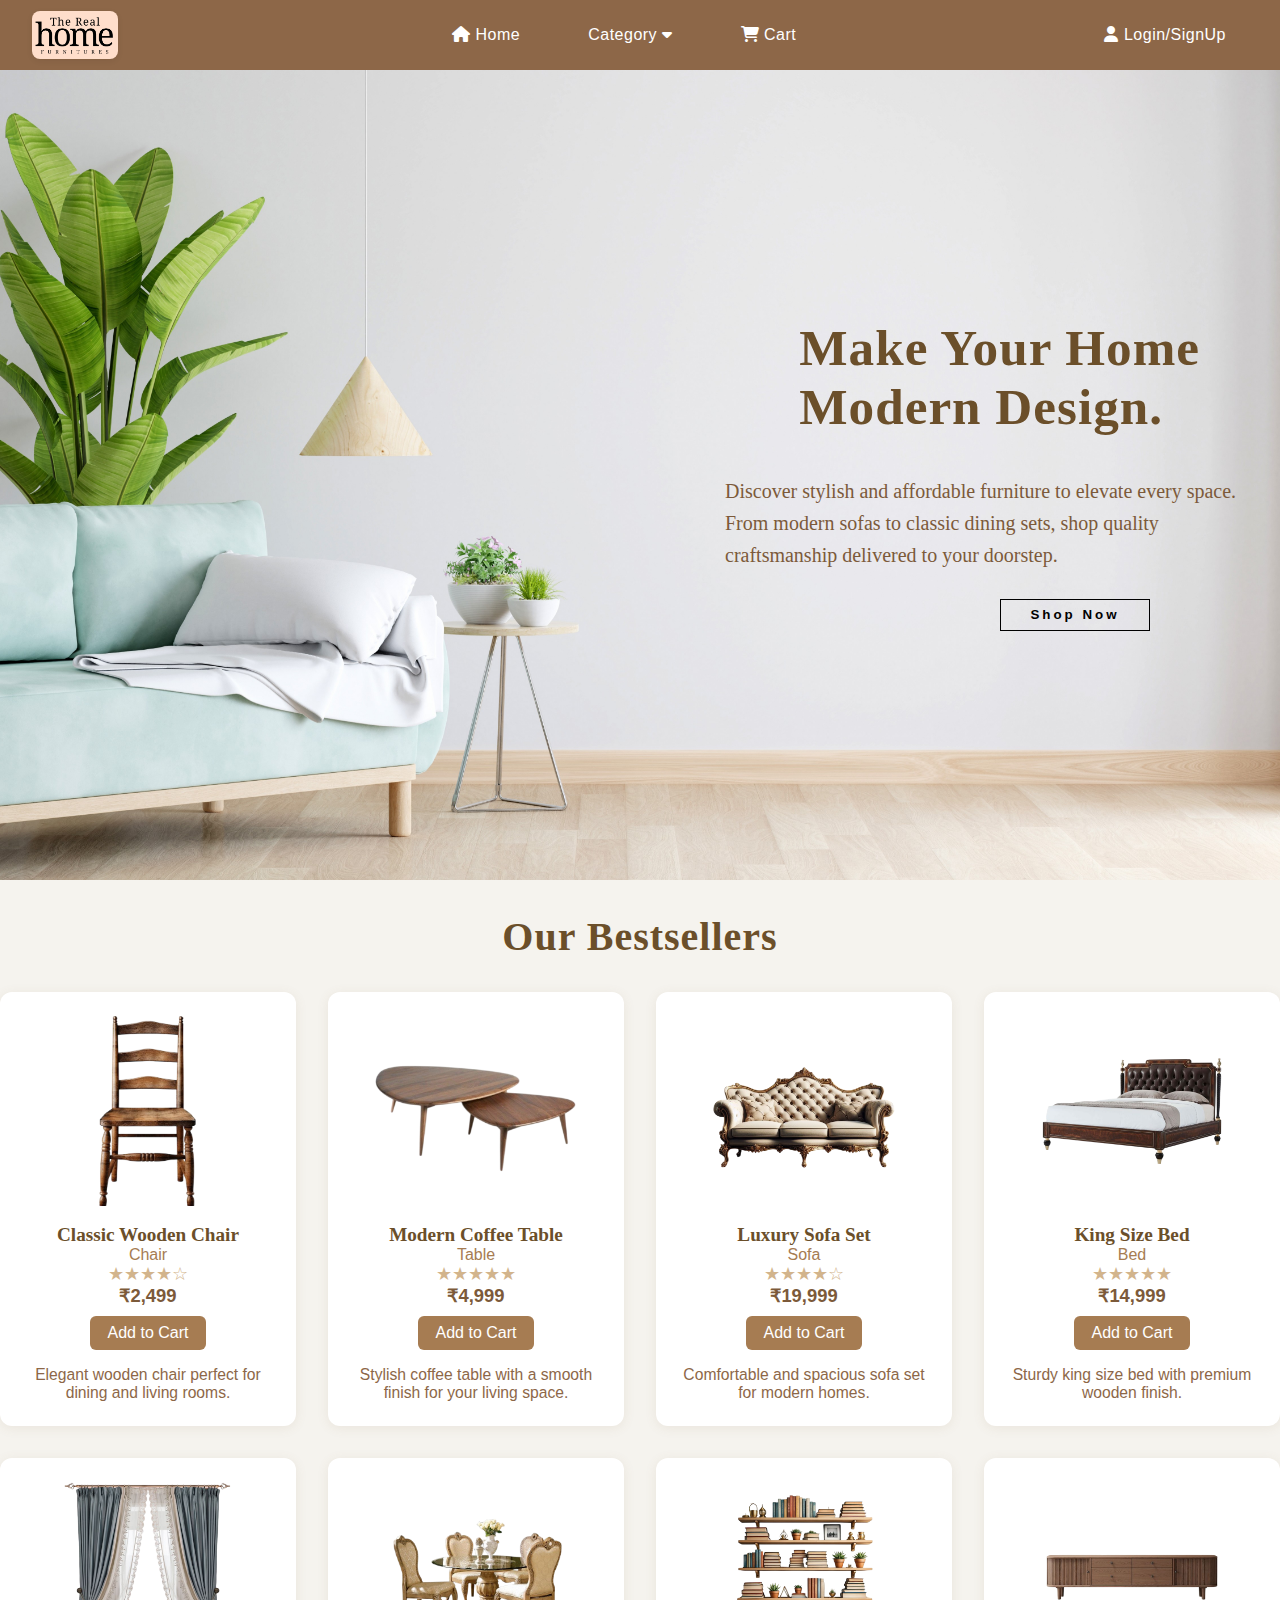
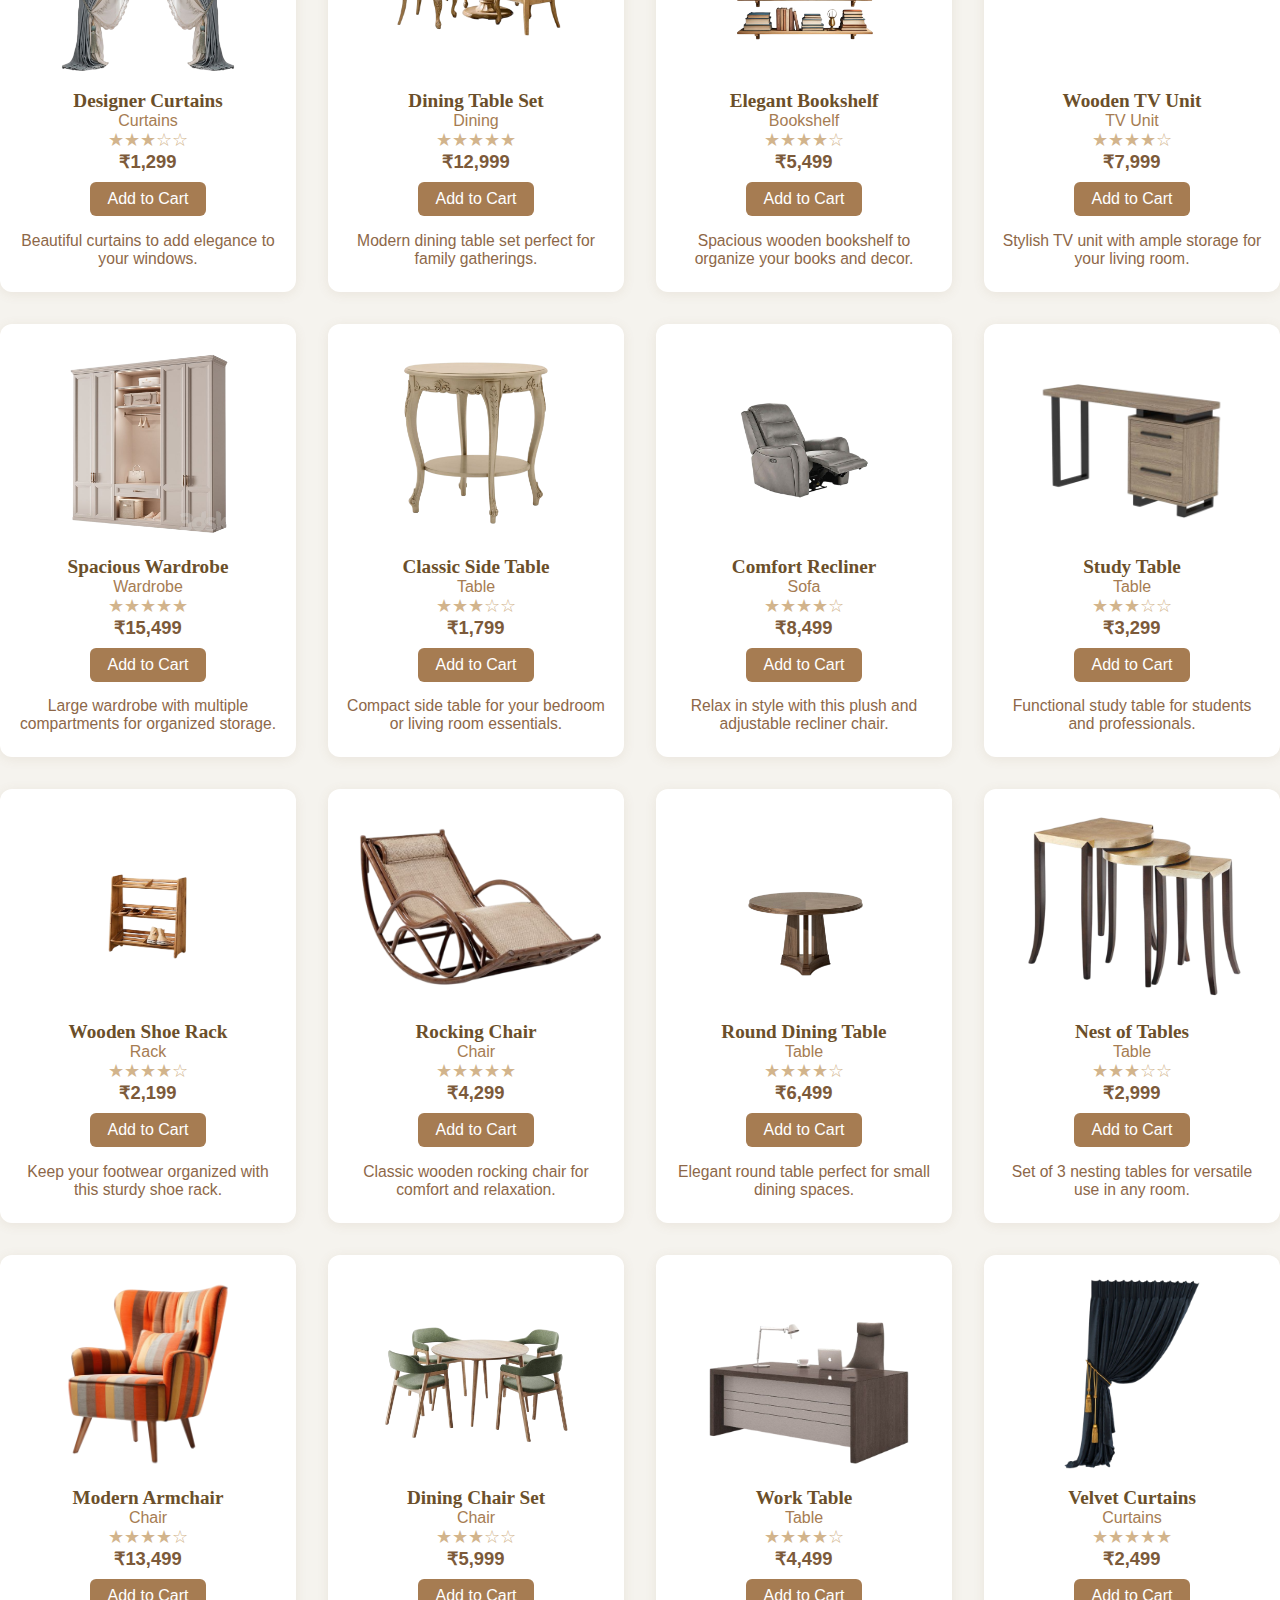
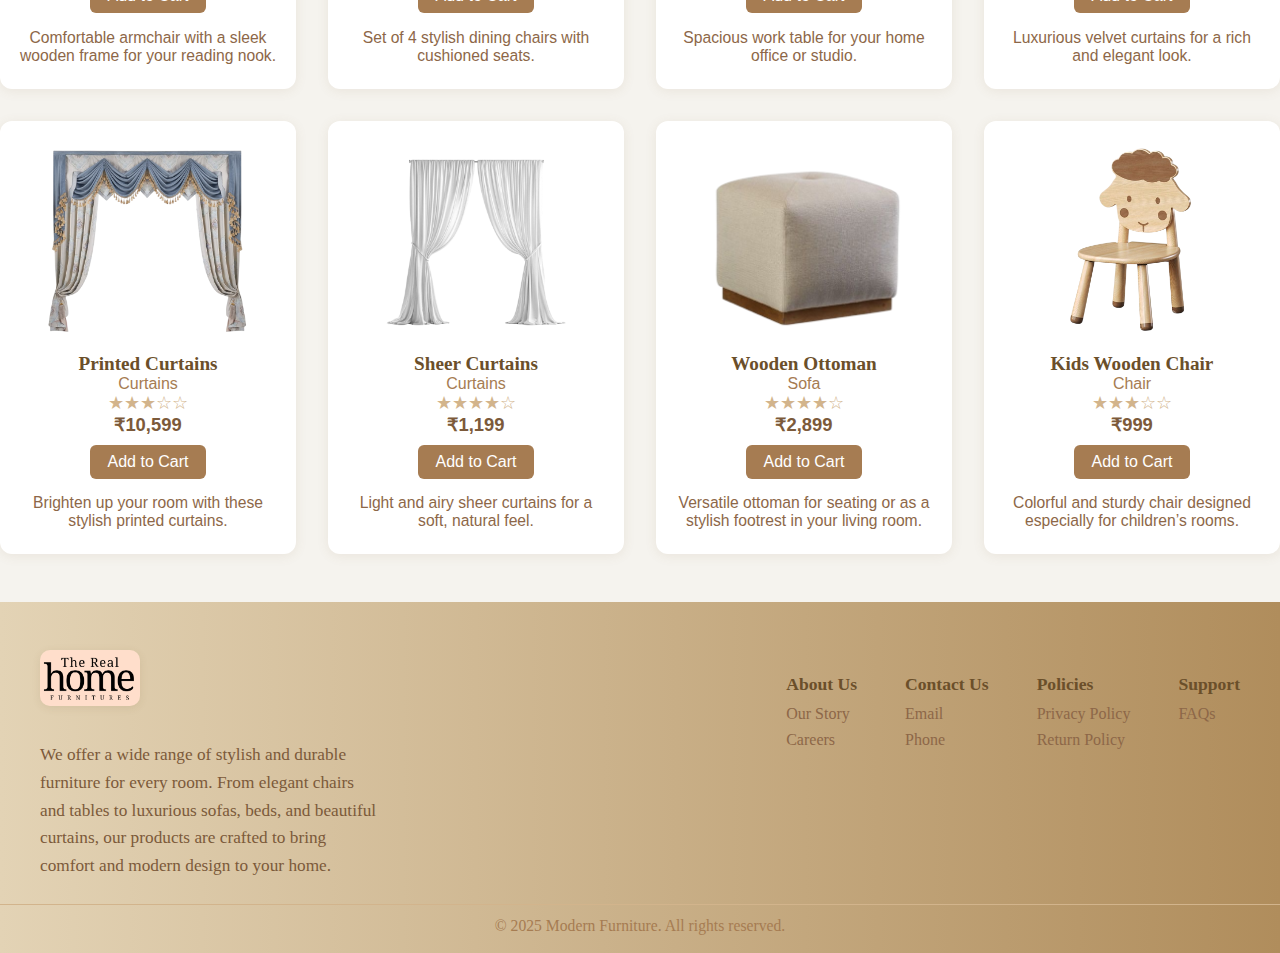
<file: index.html>
<!DOCTYPE html>
<html lang="en">
<head>
    <meta charset="UTF-8">
    <meta http-equiv="X-UA-Compatible" content="IE=edge">
    <meta name="viewport" content="width=device-width, initial-scale=1.0">
    <title>Furniture Store</title>
    
    <link rel="stylesheet" href="https://cdnjs.cloudflare.com/ajax/libs/font-awesome/6.4.0/css/all.min.css">
    <link rel="stylesheet" href="style.css">
</head>
<body>
    <div class="main-content">

        <!--NAV_BAR-->

        <nav class="navbar">
        <a href="#" class="logo">
            <img src="./img/logo.png" alt="Logo">
        </a>
        <div class="nav-links">
            <a href="#"><i class="fa-solid fa-house"></i> Home</a>
            <div class="dropdown">
        <a href="#" id="category-link">Category <i class="fa-solid fa-caret-down"></i></a>
        <div class="dropdown-content" id="category-dropdown">
            <a href="./assets/chairs.html">Chair</a>
            <a href="./assets/table.html">Tables</a>
            <a href="./assets/sofas.html">Sofas</a>
            <a href="./assets/beds.html">Beds</a>
            <a href="./assets/curtain.html">Curtains</a>
        </div>
    </div>
            <a href="./assets/cart.html"><i class="fa-solid fa-cart-shopping"></i> Cart</a>
        </div>
        <div class="login-btn">
            <a href="#"><i class="fa-solid fa-user"></i> Login/SignUp</a>
        </div>
    </nav>
      
    <!--HOME_PAGE-->

    <div class="content">
            <h1>Make Your Home
                <br> Modern Design.
            </h1>
            <p>Discover stylish and affordable furniture to elevate every space. From modern sofas to classic dining sets, shop quality craftsmanship delivered to your doorstep.</p>
            <div id="btn1"><button>Shop Now</button></div>
          </div>

    <!--PRODUCTS-->   
    
    <div class="products" id="products">
        <h2>Our Bestsellers</h2>
        <div class="trendy-products-cards">
            <!--product 1-->
        <div class="product-card">
            <img src="/img/chair.png" alt="Chair">
            <div class="product-title">Classic Wooden Chair</div>
            <div class="product-category">Chair</div>
            <div class="product-rating">★★★★☆</div>
            <div class="product-price">₹2,499</div>
            <button class="add-cart-btn">Add to Cart</button>
            <p>Elegant wooden chair perfect for dining and living rooms.</p>
        </div>
        <!--product 2-->
        <div class="product-card">
            <img src="/img/table.png" alt="Table">
            <div class="product-title">Modern Coffee Table</div>
            <div class="product-category">Table</div>
            <div class="product-rating">★★★★★</div>
            <div class="product-price">₹4,999</div>
            <button class="add-cart-btn">Add to Cart</button>
            <p>Stylish coffee table with a smooth finish for your living space.</p>
        </div>
        <!--product 3-->
        <div class="product-card">
            <img src="/img/sofa.png" alt="Sofa">
            <div class="product-title">Luxury Sofa Set</div>
            <div class="product-category">Sofa</div>
            <div class="product-rating">★★★★☆</div>
            <div class="product-price">₹19,999</div>
            <button class="add-cart-btn">Add to Cart</button>
            <p>Comfortable and spacious sofa set for modern homes.</p>
        </div>
        <!--product 4-->
        <div class="product-card">
            <img src="/img/bed.png" alt="Bed">
            <div class="product-title">King Size Bed</div>
            <div class="product-category">Bed</div>
            <div class="product-rating">★★★★★</div>
            <div class="product-price">₹14,999</div>
            <button class="add-cart-btn">Add to Cart</button>
            <p>Sturdy king size bed with premium wooden finish.</p>
        </div>
        <!--product 5-->
        <div class="product-card">
            <img src="/img/curtain.png" alt="Curtain">
            <div class="product-title">Designer Curtains</div>
            <div class="product-category">Curtains</div>
            <div class="product-rating">★★★☆☆</div>
            <div class="product-price">₹1,299</div>
            <button class="add-cart-btn">Add to Cart</button>
            <p>Beautiful curtains to add elegance to your windows.</p>
        </div>
        <!--product 6-->
        <div class="product-card">
    <img src="/img/dining.png" alt="Dining Set">
    <div class="product-title">Dining Table Set</div>
    <div class="product-category">Dining</div>
    <div class="product-rating">★★★★★</div>
    <div class="product-price">₹12,999</div>
    <button class="add-cart-btn">Add to Cart</button>
    <p>Modern dining table set perfect for family gatherings.</p>
    </div>
        <!--product 7-->
        <div class="product-card">
    <img src="/img/bookshelf.png" alt="Bookshelf">
    <div class="product-title">Elegant Bookshelf</div>
    <div class="product-category">Bookshelf</div>
    <div class="product-rating">★★★★☆</div>
    <div class="product-price">₹5,499</div>
    <button class="add-cart-btn">Add to Cart</button>
    <p>Spacious wooden bookshelf to organize your books and decor.</p>
</div>
    <!--product 8-->
    <div class="product-card">
    <img src="/img/tvunit.png" alt="TV Unit">
    <div class="product-title">Wooden TV Unit</div>
    <div class="product-category">TV Unit</div>
    <div class="product-rating">★★★★☆</div>
    <div class="product-price">₹7,999</div>
    <button class="add-cart-btn">Add to Cart</button>
    <p>Stylish TV unit with ample storage for your living room.</p>
    </div>
    <!--product 9-->
    <div class="product-card">
    <img src="/img/wardrobe.png" alt="Wardrobe">
    <div class="product-title">Spacious Wardrobe</div>
    <div class="product-category">Wardrobe</div>
    <div class="product-rating">★★★★★</div>
    <div class="product-price">₹15,499</div>
    <button class="add-cart-btn">Add to Cart</button>
    <p>Large wardrobe with multiple compartments for organized storage.</p>
    </div>
    <!--product 10-->
    <div class="product-card">
    <img src="/img/side-table.png" alt="Side Table">
    <div class="product-title">Classic Side Table</div>
    <div class="product-category">Table</div>
    <div class="product-rating">★★★☆☆</div>
    <div class="product-price">₹1,799</div>
    <button class="add-cart-btn">Add to Cart</button>
    <p>Compact side table for your bedroom or living room essentials.</p>
    </div>
    <!--product 11-->
    <div class="product-card">
    <img src="/img/recliner.png" alt="Recliner">
    <div class="product-title">Comfort Recliner</div>
    <div class="product-category">Sofa</div>
    <div class="product-rating">★★★★☆</div>
    <div class="product-price">₹8,499</div>
    <button class="add-cart-btn">Add to Cart</button>
    <p>Relax in style with this plush and adjustable recliner chair.</p>
    </div>
    <!--product 12-->
    <div class="product-card">
    <img src="/img/study-table.png" alt="Study Table">
    <div class="product-title">Study Table</div>
    <div class="product-category">Table</div>
    <div class="product-rating">★★★☆☆</div>
    <div class="product-price">₹3,299</div>
    <button class="add-cart-btn">Add to Cart</button>
    <p>Functional study table for students and professionals.</p>
    </div>
    <!--rpoduct 13-->
    <div class="product-card">
    <img src="/img/shoe-rack.png" alt="Shoe Rack">
    <div class="product-title">Wooden Shoe Rack</div>
    <div class="product-category">Rack</div>
    <div class="product-rating">★★★★☆</div>
    <div class="product-price">₹2,199</div>
    <button class="add-cart-btn">Add to Cart</button>
    <p>Keep your footwear organized with this sturdy shoe rack.</p>
    </div>
    <!--product 14-->
    <div class="product-card">
    <img src="/img/rocking-chair.png" alt="Rocking Chair">
    <div class="product-title">Rocking Chair</div>
    <div class="product-category">Chair</div>
    <div class="product-rating">★★★★★</div>
    <div class="product-price">₹4,299</div>
    <button class="add-cart-btn">Add to Cart</button>
    <p>Classic wooden rocking chair for comfort and relaxation.</p>
    </div>
    <!--product 15-->
    <div class="product-card">
    <img src="/img/round-table.png" alt="Round Table">
    <div class="product-title">Round Dining Table</div>
    <div class="product-category">Table</div>
    <div class="product-rating">★★★★☆</div>
    <div class="product-price">₹6,499</div>
    <button class="add-cart-btn">Add to Cart</button>
    <p>Elegant round table perfect for small dining spaces.</p>
    </div>
    <!--product 16-->
    <div class="product-card">
    <img src="/img/nest-table.png" alt="Nest Table">
    <div class="product-title">Nest of Tables</div>
    <div class="product-category">Table</div>
    <div class="product-rating">★★★☆☆</div>
    <div class="product-price">₹2,999</div>
    <button class="add-cart-btn">Add to Cart</button>
    <p>Set of 3 nesting tables for versatile use in any room.</p>
    </div>
    <!--product 17-->
    <div class="product-card">
    <img src="/img/armchair.png" alt="Armchair">
    <div class="product-title">Modern Armchair</div>
    <div class="product-category">Chair</div>
    <div class="product-rating">★★★★☆</div>
    <div class="product-price">₹13,499</div>
    <button class="add-cart-btn">Add to Cart</button>
    <p>Comfortable armchair with a sleek wooden frame for your reading nook.</p>
    </div>
    <!--product 18-->
    <div class="product-card">
    <img src="/img/dining-chair.png" alt="Dining Chair">
    <div class="product-title">Dining Chair Set</div>
    <div class="product-category">Chair</div>
    <div class="product-rating">★★★☆☆</div>
    <div class="product-price">₹5,999</div>
    <button class="add-cart-btn">Add to Cart</button>
    <p>Set of 4 stylish dining chairs with cushioned seats.</p>
    </div>
    <!--product 19-->
    <div class="product-card">
    <img src="/img/work-table.png" alt="Work Table">
    <div class="product-title">Work Table</div>
    <div class="product-category">Table</div>
    <div class="product-rating">★★★★☆</div>
    <div class="product-price">₹4,499</div>
    <button class="add-cart-btn">Add to Cart</button>
    <p>Spacious work table for your home office or studio.</p>
    </div>
    <!--product 20-->
    <div class="product-card">
    <img src="/img/velvet-curtain.png" alt="Velvet Curtain">
    <div class="product-title">Velvet Curtains</div>
    <div class="product-category">Curtains</div>
    <div class="product-rating">★★★★★</div>
    <div class="product-price">₹2,499</div>
    <button class="add-cart-btn">Add to Cart</button>
    <p>Luxurious velvet curtains for a rich and elegant look.</p>
    </div>
    <!--product 21-->
    <div class="product-card">
    <img src="/img/printed-curtain.png" alt="Printed Curtain">
    <div class="product-title">Printed Curtains</div>
    <div class="product-category">Curtains</div>
    <div class="product-rating">★★★☆☆</div>
    <div class="product-price">₹10,599</div>
    <button class="add-cart-btn">Add to Cart</button>
    <p>Brighten up your room with these stylish printed curtains.</p>
    </div>
    <!--product 22-->
    <div class="product-card">
    <img src="/img/sheercurtain.png" alt="Sheer Curtain">
    <div class="product-title">Sheer Curtains</div>
    <div class="product-category">Curtains</div>
    <div class="product-rating">★★★★☆</div>
    <div class="product-price">₹1,199</div>
    <button class="add-cart-btn">Add to Cart</button>
    <p>Light and airy sheer curtains for a soft, natural feel.</p>
    </div>
    <!--product 23-->
    <div class="product-card">
    <img src="/img/ottoman.png" alt="Ottoman">
    <div class="product-title">Wooden Ottoman</div>
    <div class="product-category">Sofa</div>
    <div class="product-rating">★★★★☆</div>
    <div class="product-price">₹2,899</div>
    <button class="add-cart-btn">Add to Cart</button>
    <p>Versatile ottoman for seating or as a stylish footrest in your living room.</p>
    </div>
    <!--product 24-->
    <div class="product-card">
    <img src="/img/kids-chair.png" alt="Kids Chair">
    <div class="product-title">Kids Wooden Chair</div>
    <div class="product-category">Chair</div>
    <div class="product-rating">★★★☆☆</div>
    <div class="product-price">₹999</div>
    <button class="add-cart-btn">Add to Cart</button>
    <p>Colorful and sturdy chair designed especially for children’s rooms.</p>
    </div>
        </div>
    </div>

    <!--Footer-->
    
    <footer class="site-footer">
    <div class="footer-content">
        <div class="footer-logo-desc">
            <img src="./img/logo.png" alt="Logo" class="footer-logo">
            <p class="footer-desc">
                We offer a wide range of stylish and durable furniture for every room. From elegant chairs and tables to luxurious sofas, beds, and beautiful curtains, our products are crafted to bring comfort and modern design to your home.
            </p>
        </div>
        <div class="footer-links">
            <div>
                <h4>About Us</h4>
                <ul>
                    <li><a href="#">Our Story</a></li>
                    <li><a href="#">Careers</a></li>
                </ul>
            </div>
            <div>
                <h4>Contact Us</h4>
                <ul>
                    <li><a href="#">Email</a></li>
                    <li><a href="#">Phone</a></li>
                </ul>
            </div>
            <div>
                <h4>Policies</h4>
                <ul>
                    <li><a href="#">Privacy Policy</a></li>
                    <li><a href="#">Return Policy</a></li>
                </ul>
            </div>
            <div>
                <h4>Support</h4>
                <ul>
                    <li><a href="#">FAQs</a></li>
                </ul>
            </div>
        </div>
    </div>
    <div class="footer-bottom">
        &copy; 2025 Modern Furniture. All rights reserved.
    </div>
</footer>





</div>
<script src="main.js"></script>
<script src="/assets/cart.js"></script>
</body>
</html>
</file>
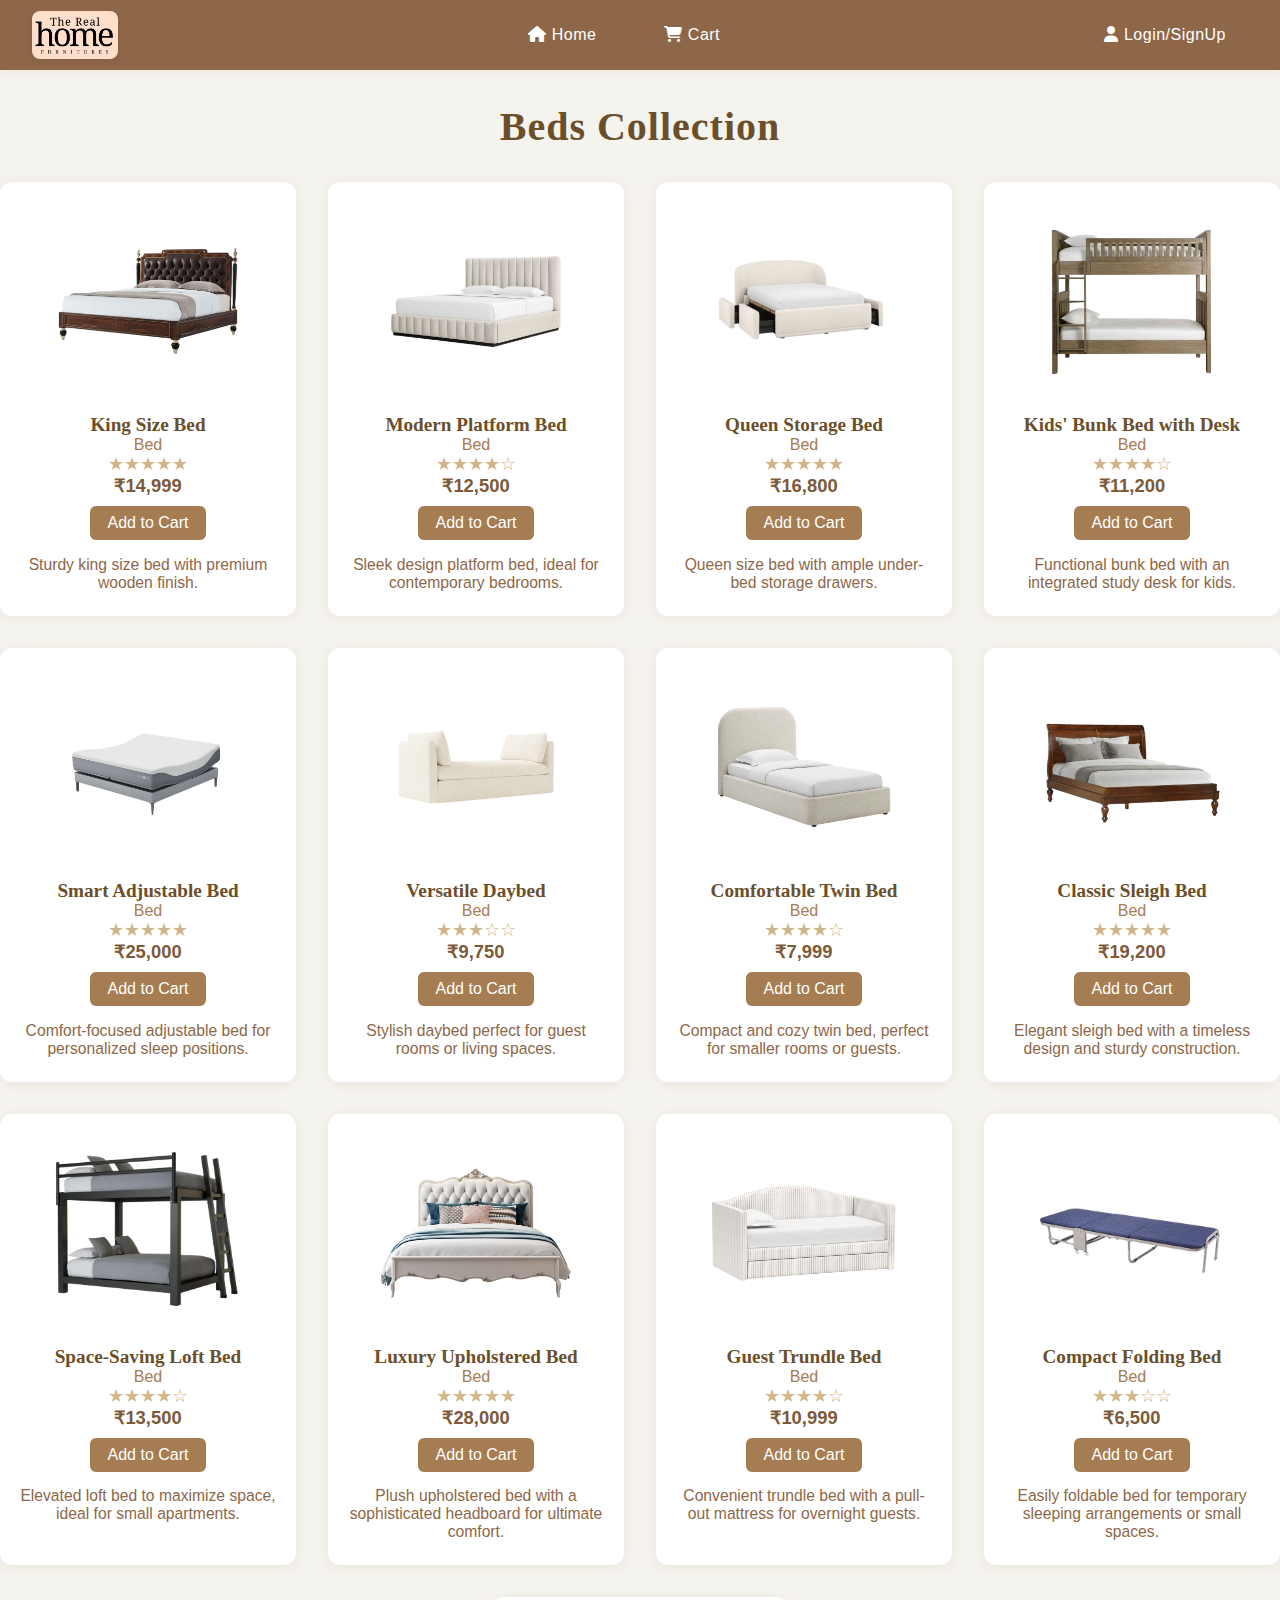
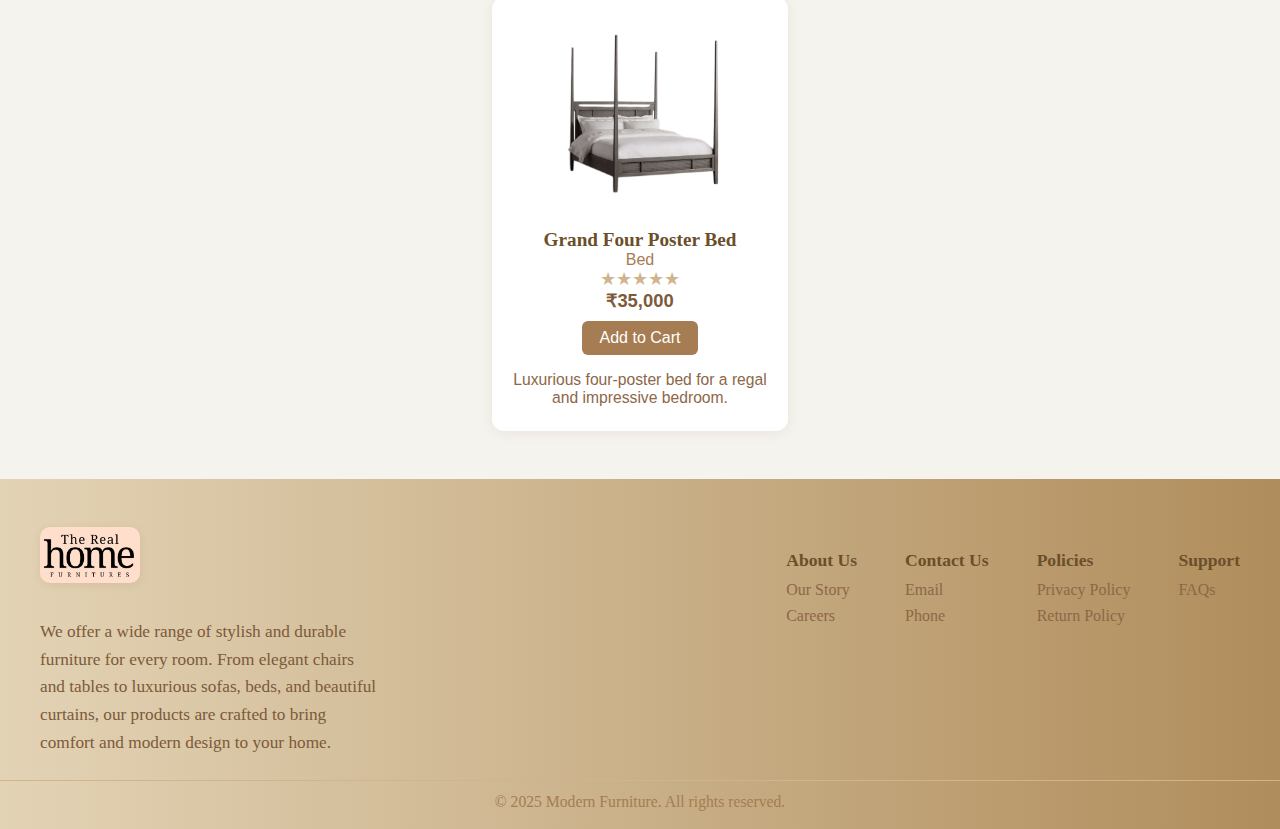
<file: assets/beds.html>
<!DOCTYPE html>
<html lang="en">
<head>
    <meta charset="UTF-8">
    <title>Beds - Modern Furniture</title>
    <meta name="viewport" content="width=device-width, initial-scale=1.0">
    <link rel="stylesheet" href="https://cdnjs.cloudflare.com/ajax/libs/font-awesome/6.4.0/css/all.min.css">
    <link rel="stylesheet" href="/style.css">
</head>
<body>
    <nav class="navbar">
        <a href="/index.html" class="logo">
            <img src="/img/logo.png" alt="Logo">
        </a>
        <div class="nav-links">
            <a href="/index.html"><i class="fa-solid fa-house"></i> Home</a>
            <a href="cart.html"><i class="fa-solid fa-cart-shopping"></i> Cart</a>
        </div>
        <div class="login-btn">
            <a href="#"><i class="fa-solid fa-user"></i> Login/SignUp</a>
        </div>
    </nav>

    <div class="products" id="products">
        <h2>Beds Collection</h2>
        <div class="trendy-products-cards">
            <!--bed1-->
            <div class="product-card">
                <img src="/img/bed.png" alt="Bed">
                <div class="product-title">King Size Bed</div>
                <div class="product-category">Bed</div>
                <div class="product-rating">★★★★★</div>
                <div class="product-price">₹14,999</div>
                <button class="add-cart-btn">Add to Cart</button>
                <p>Sturdy king size bed with premium wooden finish.</p>
            </div>
            <!--bed2-->
             <div class="product-card">
                <img src="/img/beds/bed-1.png" alt="Platform Bed">
                <div class="product-title">Modern Platform Bed</div>
                <div class="product-category">Bed</div>
                <div class="product-rating">★★★★☆</div>
                <div class="product-price">₹12,500</div>
                <button class="add-cart-btn">Add to Cart</button>
                <p>Sleek design platform bed, ideal for contemporary bedrooms.</p>
            </div>
            <!--bed3-->
            <div class="product-card">
                <img src="/img/beds/bed-2.png" alt="Storage Bed">
                <div class="product-title">Queen Storage Bed</div>
                <div class="product-category">Bed</div>
                <div class="product-rating">★★★★★</div>
                <div class="product-price">₹16,800</div>
                <button class="add-cart-btn">Add to Cart</button>
                <p>Queen size bed with ample under-bed storage drawers.</p>
            </div>
            <!--bed4-->
            <div class="product-card">
                <img src="/img/beds/bed-3.png" alt="Bunk Bed">
                <div class="product-title">Kids' Bunk Bed with Desk</div>
                <div class="product-category">Bed</div>
                <div class="product-rating">★★★★☆</div>
                <div class="product-price">₹11,200</div>
                <button class="add-cart-btn">Add to Cart</button>
                <p>Functional bunk bed with an integrated study desk for kids.</p>
            </div>
            <!--bed5-->
            <div class="product-card">
                <img src="/img/beds/bed-4.png" alt="Adjustable Bed">
                <div class="product-title">Smart Adjustable Bed</div>
                <div class="product-category">Bed</div>
                <div class="product-rating">★★★★★</div>
                <div class="product-price">₹25,000</div>
                <button class="add-cart-btn">Add to Cart</button>
                <p>Comfort-focused adjustable bed for personalized sleep positions.</p>
            </div>
            <!--bed6-->
            <div class="product-card">
                <img src="/img/beds/bed-5.png" alt="Daybed">
                <div class="product-title">Versatile Daybed</div>
                <div class="product-category">Bed</div>
                <div class="product-rating">★★★☆☆</div>
                <div class="product-price">₹9,750</div>
                <button class="add-cart-btn">Add to Cart</button>
                <p>Stylish daybed perfect for guest rooms or living spaces.</p>
            </div>
            <!--bed7-->
            <div class="product-card">
                <img src="/img/beds/bed-6.png" alt="Twin Bed">
                <div class="product-title">Comfortable Twin Bed</div>
                <div class="product-category">Bed</div>
                <div class="product-rating">★★★★☆</div>
                <div class="product-price">₹7,999</div>
                <button class="add-cart-btn">Add to Cart</button>
                <p>Compact and cozy twin bed, perfect for smaller rooms or guests.</p>
            </div>
            <!--bed8-->
            <div class="product-card">
                <img src="/img/beds/bed-7.png" alt="Sleigh Bed">
                <div class="product-title">Classic Sleigh Bed</div>
                <div class="product-category">Bed</div>
                <div class="product-rating">★★★★★</div>
                <div class="product-price">₹19,200</div>
                <button class="add-cart-btn">Add to Cart</button>
                <p>Elegant sleigh bed with a timeless design and sturdy construction.</p>
            </div>
            <!--bed9-->
            <div class="product-card">
                <img src="/img/beds/bed-8.png" alt="Loft Bed">
                <div class="product-title">Space-Saving Loft Bed</div>
                <div class="product-category">Bed</div>
                <div class="product-rating">★★★★☆</div>
                <div class="product-price">₹13,500</div>
                <button class="add-cart-btn">Add to Cart</button>
                <p>Elevated loft bed to maximize space, ideal for small apartments.</p>
            </div>
            <!--bed10-->
            <div class="product-card">
                <img src="/img/beds/bed-9.png" alt="Upholstered Bed">
                <div class="product-title">Luxury Upholstered Bed</div>
                <div class="product-category">Bed</div>
                <div class="product-rating">★★★★★</div>
                <div class="product-price">₹28,000</div>
                <button class="add-cart-btn">Add to Cart</button>
                <p>Plush upholstered bed with a sophisticated headboard for ultimate comfort.</p>
            </div>
            <!--bed11-->
            <div class="product-card">
                <img src="/img/beds/bed-10.png" alt="Trundle Bed">
                <div class="product-title">Guest Trundle Bed</div>
                <div class="product-category">Bed</div>
                <div class="product-rating">★★★★☆</div>
                <div class="product-price">₹10,999</div>
                <button class="add-cart-btn">Add to Cart</button>
                <p>Convenient trundle bed with a pull-out mattress for overnight guests.</p>
            </div>
            <!--bed12-->
            <div class="product-card">
                <img src="/img/beds/bed-11.png" alt="Folding Bed">
                <div class="product-title">Compact Folding Bed</div>
                <div class="product-category">Bed</div>
                <div class="product-rating">★★★☆☆</div>
                <div class="product-price">₹6,500</div>
                <button class="add-cart-btn">Add to Cart</button>
                <p>Easily foldable bed for temporary sleeping arrangements or small spaces.</p>
            </div>
            <!--bed13-->
            <div class="product-card">
                <img src="/img/beds/bed-12.png" alt="Four Poster Bed">
                <div class="product-title">Grand Four Poster Bed</div>
                <div class="product-category">Bed</div>
                <div class="product-rating">★★★★★</div>
                <div class="product-price">₹35,000</div>
                <button class="add-cart-btn">Add to Cart</button>
                <p>Luxurious four-poster bed for a regal and impressive bedroom.</p>
            </div>
            
            </div>
    </div>

    <footer class="site-footer">
        <div class="footer-content">
            <div class="footer-logo-desc">
                <img src="/img/logo.png" alt="Logo" class="footer-logo">
                <p class="footer-desc">
                    We offer a wide range of stylish and durable furniture for every room. From elegant chairs and tables to luxurious sofas, beds, and beautiful curtains, our products are crafted to bring comfort and modern design to your home.
                </p>
            </div>
            <div class="footer-links">
                <div>
                    <h4>About Us</h4>
                    <ul>
                        <li><a href="#">Our Story</a></li>
                        <li><a href="#">Careers</a></li>
                    </ul>
                </div>
                <div>
                    <h4>Contact Us</h4>
                    <ul>
                        <li><a href="#">Email</a></li>
                        <li><a href="#">Phone</a></li>
                    </ul>
                </div>
                <div>
                    <h4>Policies</h4>
                    <ul>
                        <li><a href="#">Privacy Policy</a></li>
                        <li><a href="#">Return Policy</a></li>
                    </ul>
                </div>
                <div>
                    <h4>Support</h4>
                    <ul>
                        <li><a href="#">FAQs</a></li>
                    </ul>
                </div>
            </div>
        </div>
        <div class="footer-bottom">
            &copy; 2025 Modern Furniture. All rights reserved.
        </div>
    </footer>
    <script src="/main.js"></script>
    <script src="cart.js"></script>
</body>
</html>
</file>
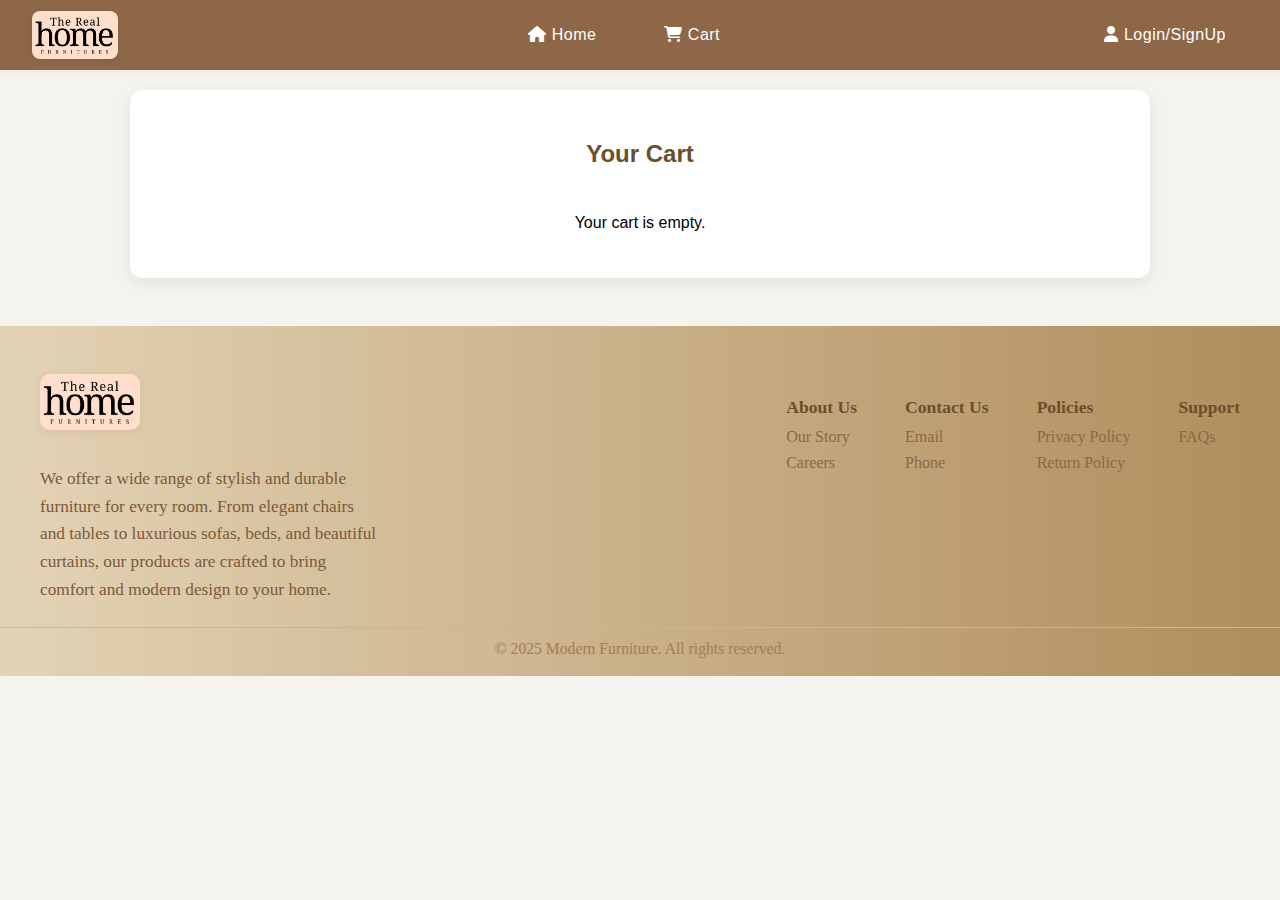
<file: assets/cart.html>
<!DOCTYPE html>
<html lang="en">
<head>
    <meta charset="UTF-8">
    <title>Your Cart - Modern Furniture</title>
    <meta name="viewport" content="width=device-width, initial-scale=1.0">
    <link rel="stylesheet" href="https://cdnjs.cloudflare.com/ajax/libs/font-awesome/6.4.0/css/all.min.css">
    <link rel="stylesheet" href="/style.css">
</head>
<body>
    <nav class="navbar">
        <a href="/index.html" class="logo">
            <img src="/img/logo.png" alt="Logo">
        </a>
        <div class="nav-links">
            <a href="/index.html"><i class="fa-solid fa-house"></i> Home</a>
            <a href="cart.html"><i class="fa-solid fa-cart-shopping"></i> Cart</a>
        </div>
        <div class="login-btn">
            <a href="#"><i class="fa-solid fa-user"></i> Login/SignUp</a>
        </div>
    </nav>

    <div class="cart-content">
        <h2>Your Cart</h2>
        <div id="cart-items">
            </div>
        <div id="cart-summary">
            </div>
    </div>

    <footer class="site-footer">
        <div class="footer-content">
            <div class="footer-logo-desc">
                <img src="/img/logo.png" alt="Logo" class="footer-logo">
                <p class="footer-desc">
                    We offer a wide range of stylish and durable furniture for every room. From elegant chairs and tables to luxurious sofas, beds, and beautiful curtains, our products are crafted to bring comfort and modern design to your home.
                </p>
            </div>
            <div class="footer-links">
                <div>
                    <h4>About Us</h4>
                    <ul>
                        <li><a href="#">Our Story</a></li>
                        <li><a href="#">Careers</a></li>
                    </ul>
                </div>
                <div>
                    <h4>Contact Us</h4>
                    <ul>
                        <li><a href="#">Email</a></li>
                        <li><a href="#">Phone</a></li>
                    </ul>
                </div>
                <div>
                    <h4>Policies</h4>
                    <ul>
                        <li><a href="#">Privacy Policy</a></li>
                        <li><a href="#">Return Policy</a></li>
                    </ul>
                </div>
                <div>
                    <h4>Support</h4>
                    <ul>
                        <li><a href="#">FAQs</a></li>
                    </ul>
                </div>
            </div>
        </div>
        <div class="footer-bottom">
            &copy; 2025 Modern Furniture. All rights reserved.
        </div>
    </footer>
    <script src="cart.js"></script>
</body>
</html>
</file>
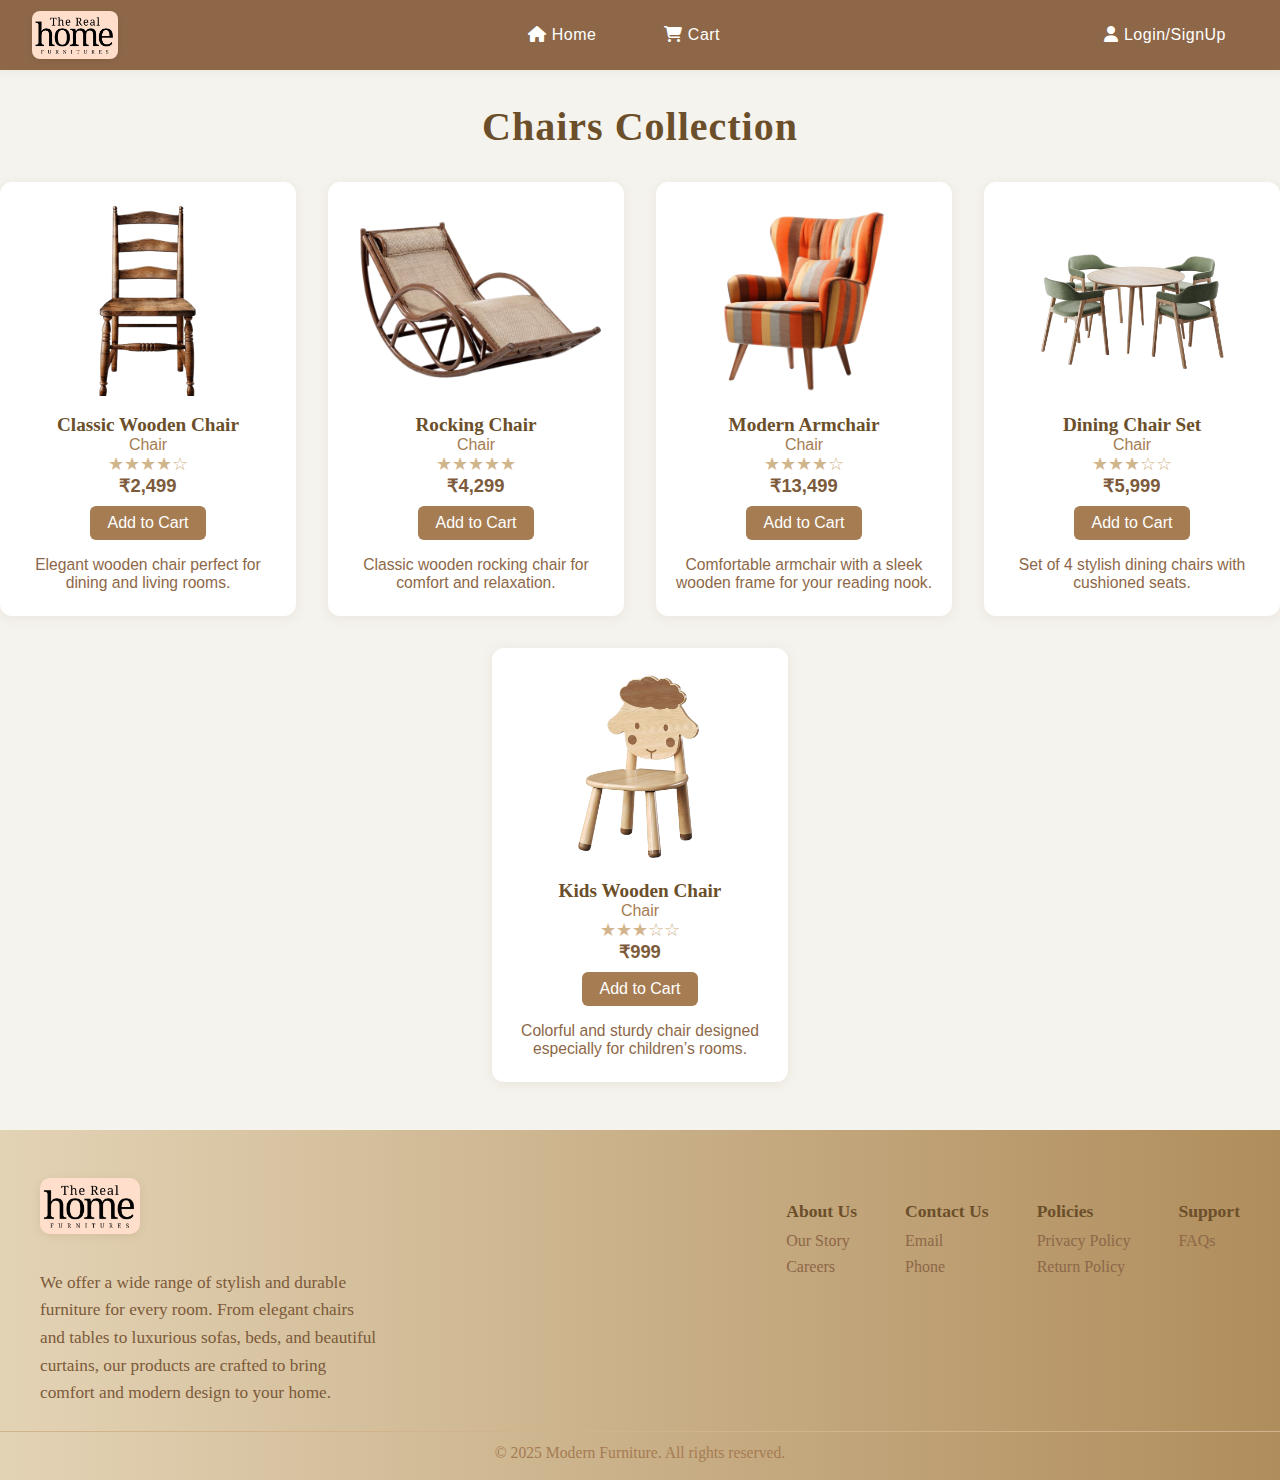
<file: assets/chairs.html>
<!DOCTYPE html>
<html lang="en">
<head>
    <meta charset="UTF-8">
    <title>Chairs - Modern Furniture</title>
    <meta name="viewport" content="width=device-width, initial-scale=1.0">
    <link rel="stylesheet" href="https://cdnjs.cloudflare.com/ajax/libs/font-awesome/6.4.0/css/all.min.css">

    <link rel="stylesheet" href="/style.css">
     
    
</head>
<body>
    <nav class="navbar">
        <a href="/index.html" class="logo">
            <img src="/img/logo.png" alt="Logo">
        </a>
        <div class="nav-links">
            <a href="/index.html"><i class="fa-solid fa-house"></i> Home</a>
            <a href="cart.html"><i class="fa-solid fa-cart-shopping"></i> Cart</a>
        </div>
        <div class="login-btn">
            <a href="#"><i class="fa-solid fa-user"></i> Login/SignUp</a>
        </div>
    </nav>
    <div class="products" id="products">
        <h2>Chairs Collection</h2>
        <div class="trendy-products-cards">
            <!-- Only chair products below -->
            <div class="product-card">
                <img src="/img/chair.png" alt="Chair">
                <div class="product-title">Classic Wooden Chair</div>
                <div class="product-category">Chair</div>
                <div class="product-rating">★★★★☆</div>
                <div class="product-price">₹2,499</div>
                <button class="add-cart-btn">Add to Cart</button>
                <p>Elegant wooden chair perfect for dining and living rooms.</p>
            </div>
            <div class="product-card">
                <img src="/img/rocking-chair.png" alt="Rocking Chair">
                <div class="product-title">Rocking Chair</div>
                <div class="product-category">Chair</div>
                <div class="product-rating">★★★★★</div>
                <div class="product-price">₹4,299</div>
                <button class="add-cart-btn">Add to Cart</button>
                <p>Classic wooden rocking chair for comfort and relaxation.</p>
            </div>
            <div class="product-card">
                <img src="/img/armchair.png" alt="Armchair">
                <div class="product-title">Modern Armchair</div>
                <div class="product-category">Chair</div>
                <div class="product-rating">★★★★☆</div>
                <div class="product-price">₹13,499</div>
                <button class="add-cart-btn">Add to Cart</button>
                <p>Comfortable armchair with a sleek wooden frame for your reading nook.</p>
            </div>
            <div class="product-card">
                <img src="/img/dining-chair.png" alt="Dining Chair">
                <div class="product-title">Dining Chair Set</div>
                <div class="product-category">Chair</div>
                <div class="product-rating">★★★☆☆</div>
                <div class="product-price">₹5,999</div>
                <button class="add-cart-btn">Add to Cart</button>
                <p>Set of 4 stylish dining chairs with cushioned seats.</p>
            </div>
            <div class="product-card">
                <img src="/img/kids-chair.png" alt="Kids Chair">
                <div class="product-title">Kids Wooden Chair</div>
                <div class="product-category">Chair</div>
                <div class="product-rating">★★★☆☆</div>
                <div class="product-price">₹999</div>
                <button class="add-cart-btn">Add to Cart</button>
                <p>Colorful and sturdy chair designed especially for children’s rooms.</p>
            </div>
        </div>
    </div>
    <footer class="site-footer">
    <div class="footer-content">
        <div class="footer-logo-desc">
            <img src="/img/logo.png" alt="Logo" class="footer-logo">
            <p class="footer-desc">
                We offer a wide range of stylish and durable furniture for every room. From elegant chairs and tables to luxurious sofas, beds, and beautiful curtains, our products are crafted to bring comfort and modern design to your home.
            </p>
        </div>
        <div class="footer-links">
            <div>
                <h4>About Us</h4>
                <ul>
                    <li><a href="#">Our Story</a></li>
                    <li><a href="#">Careers</a></li>
                </ul>
            </div>
            <div>
                <h4>Contact Us</h4>
                <ul>
                    <li><a href="#">Email</a></li>
                    <li><a href="#">Phone</a></li>
                </ul>
            </div>
            <div>
                <h4>Policies</h4>
                <ul>
                    <li><a href="#">Privacy Policy</a></li>
                    <li><a href="#">Return Policy</a></li>
                </ul>
            </div>
            <div>
                <h4>Support</h4>
                <ul>
                    <li><a href="#">FAQs</a></li>
                </ul>
            </div>
        </div>
    </div>
    <div class="footer-bottom">
        &copy; 2025 Modern Furniture. All rights reserved.
    </div>
</footer>
    <script src="/main.js"></script>
    <script src="cart.js"></script>
</body>
</html>
</file>
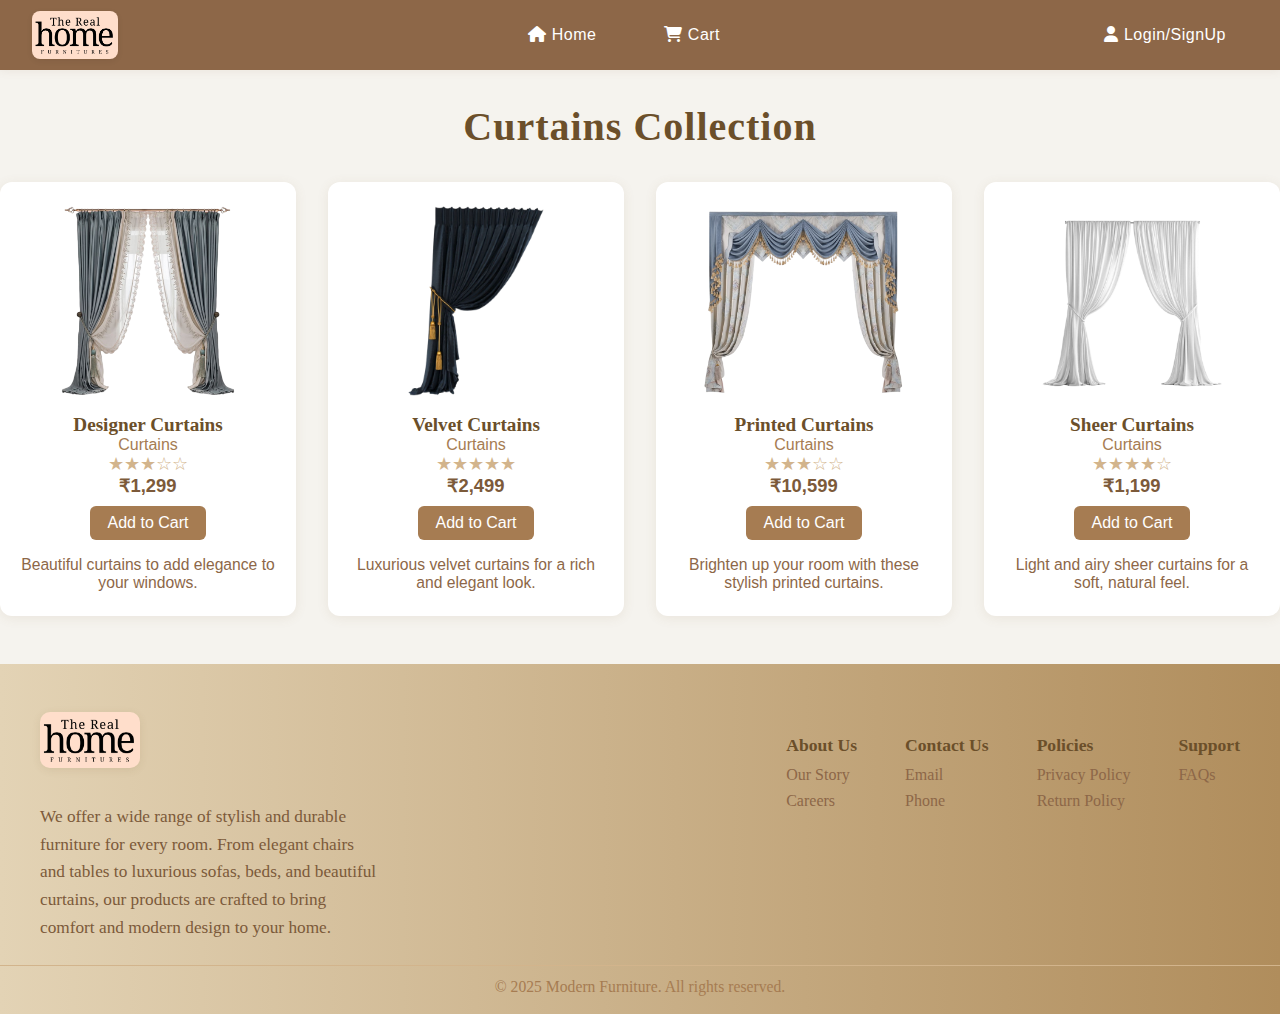
<file: assets/curtain.html>
<!DOCTYPE html>
<html lang="en">
<head>
    <meta charset="UTF-8">
    <title>Curtains - Modern Furniture</title>
    <meta name="viewport" content="width=device-width, initial-scale=1.0">
    <link rel="stylesheet" href="https://cdnjs.cloudflare.com/ajax/libs/font-awesome/6.4.0/css/all.min.css">
    <link rel="stylesheet" href="/style.css">
</head>
<body>
    <nav class="navbar">
        <a href="index.html" class="logo">
            <img src="/img/logo.png" alt="Logo">
        </a>
        <div class="nav-links">
            <a href="/index.html"><i class="fa-solid fa-house"></i> Home</a>
            <a href="cart.html"><i class="fa-solid fa-cart-shopping"></i> Cart</a>
        </div>
        <div class="login-btn">
            <a href="#"><i class="fa-solid fa-user"></i> Login/SignUp</a>
        </div>
    </nav>

    <div class="products" id="products">
        <h2>Curtains Collection</h2>
        <div class="trendy-products-cards">
            <div class="product-card">
                <img src="/img/curtain.png" alt="Curtain">
                <div class="product-title">Designer Curtains</div>
                <div class="product-category">Curtains</div>
                <div class="product-rating">★★★☆☆</div>
                <div class="product-price">₹1,299</div>
                <button class="add-cart-btn">Add to Cart</button>
                <p>Beautiful curtains to add elegance to your windows.</p>
            </div>
            <div class="product-card">
                <img src="/img/velvet-curtain.png" alt="Velvet Curtain">
                <div class="product-title">Velvet Curtains</div>
                <div class="product-category">Curtains</div>
                <div class="product-rating">★★★★★</div>
                <div class="product-price">₹2,499</div>
                <button class="add-cart-btn">Add to Cart</button>
                <p>Luxurious velvet curtains for a rich and elegant look.</p>
            </div>
            <div class="product-card">
                <img src="/img/printed-curtain.png" alt="Printed Curtain">
                <div class="product-title">Printed Curtains</div>
                <div class="product-category">Curtains</div>
                <div class="product-rating">★★★☆☆</div>
                <div class="product-price">₹10,599</div>
                <button class="add-cart-btn">Add to Cart</button>
                <p>Brighten up your room with these stylish printed curtains.</p>
            </div>
            <div class="product-card">
                <img src="/img/sheercurtain.png" alt="Sheer Curtain">
                <div class="product-title">Sheer Curtains</div>
                <div class="product-category">Curtains</div>
                <div class="product-rating">★★★★☆</div>
                <div class="product-price">₹1,199</div>
                <button class="add-cart-btn">Add to Cart</button>
                <p>Light and airy sheer curtains for a soft, natural feel.</p>
            </div>
        </div>
    </div>

    <footer class="site-footer">
        <div class="footer-content">
            <div class="footer-logo-desc">
                <img src="/img/logo.png" alt="Logo" class="footer-logo">
                <p class="footer-desc">
                    We offer a wide range of stylish and durable furniture for every room. From elegant chairs and tables to luxurious sofas, beds, and beautiful curtains, our products are crafted to bring comfort and modern design to your home.
                </p>
            </div>
            <div class="footer-links">
                <div>
                    <h4>About Us</h4>
                    <ul>
                        <li><a href="#">Our Story</a></li>
                        <li><a href="#">Careers</a></li>
                    </ul>
                </div>
                <div>
                    <h4>Contact Us</h4>
                    <ul>
                        <li><a href="#">Email</a></li>
                        <li><a href="#">Phone</a></li>
                    </ul>
                </div>
                <div>
                    <h4>Policies</h4>
                    <ul>
                        <li><a href="#">Privacy Policy</a></li>
                        <li><a href="#">Return Policy</a></li>
                    </ul>
                </div>
                <div>
                    <h4>Support</h4>
                    <ul>
                        <li><a href="#">FAQs</a></li>
                    </ul>
                </div>
            </div>
        </div>
        <div class="footer-bottom">
            &copy; 2025 Modern Furniture. All rights reserved.
        </div>
    </footer>
    <script src="/main.js"></script>
    <script src="cart.js"></script>
</body>
</html>
</file>
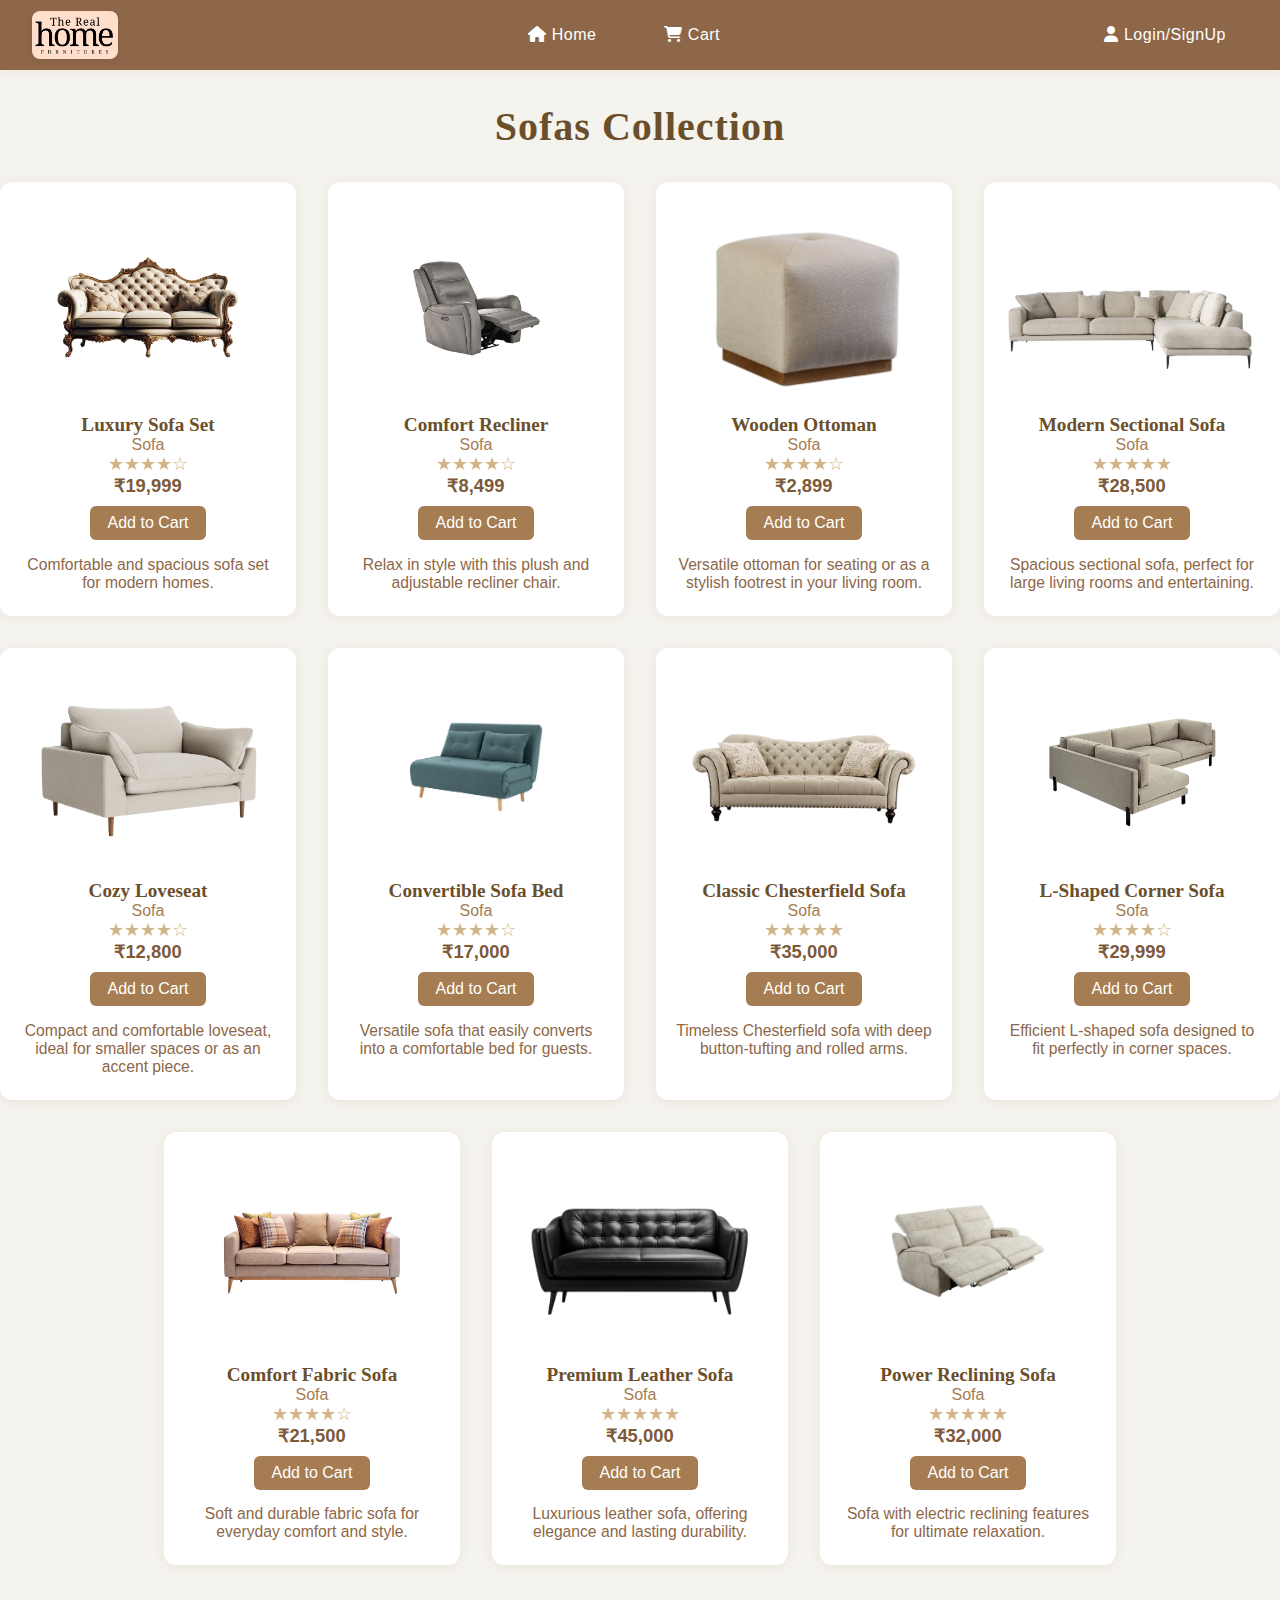
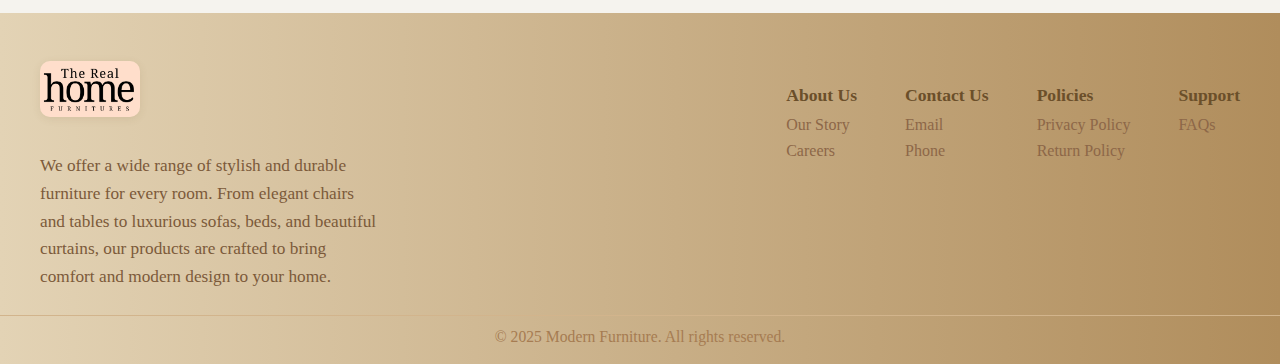
<file: assets/sofas.html>
<!DOCTYPE html>
<html lang="en">
<head>
    <meta charset="UTF-8">
    <title>Sofas - Modern Furniture</title>
    <meta name="viewport" content="width=device-width, initial-scale=1.0">
    <link rel="stylesheet" href="https://cdnjs.cloudflare.com/ajax/libs/font-awesome/6.4.0/css/all.min.css">
    <link rel="stylesheet" href="/style.css">
</head>
<body>
    <nav class="navbar">
        <a href="index.html" class="logo">
            <img src="/img/logo.png" alt="Logo">
        </a>
        <div class="nav-links">
            <a href="/index.html"><i class="fa-solid fa-house"></i> Home</a>
            <a href="cart.html"><i class="fa-solid fa-cart-shopping"></i> Cart</a>
        </div>
        <div class="login-btn">
            <a href="#"><i class="fa-solid fa-user"></i> Login/SignUp</a>
        </div>
    </nav>

    <div class="products" id="products">
        <h2>Sofas Collection</h2>
        <div class="trendy-products-cards">
            <div class="product-card">
                <img src="/img/sofa.png" alt="Sofa">
                <div class="product-title">Luxury Sofa Set</div>
                <div class="product-category">Sofa</div>
                <div class="product-rating">★★★★☆</div>
                <div class="product-price">₹19,999</div>
                <button class="add-cart-btn">Add to Cart</button>
                <p>Comfortable and spacious sofa set for modern homes.</p>
            </div>
            <div class="product-card">
                <img src="/img/recliner.png" alt="Recliner">
                <div class="product-title">Comfort Recliner</div>
                <div class="product-category">Sofa</div>
                <div class="product-rating">★★★★☆</div>
                <div class="product-price">₹8,499</div>
                <button class="add-cart-btn">Add to Cart</button>
                <p>Relax in style with this plush and adjustable recliner chair.</p>
            </div>
            <div class="product-card">
                <img src="/img/ottoman.png" alt="Ottoman">
                <div class="product-title">Wooden Ottoman</div>
                <div class="product-category">Sofa</div>
                <div class="product-rating">★★★★☆</div>
                <div class="product-price">₹2,899</div>
                <button class="add-cart-btn">Add to Cart</button>
                <p>Versatile ottoman for seating or as a stylish footrest in your living room.</p>
            </div>
            <div class="product-card">
                <img src="/img/sofas/sofa-1.png" alt="Sectional Sofa">
                <div class="product-title">Modern Sectional Sofa</div>
                <div class="product-category">Sofa</div>
                <div class="product-rating">★★★★★</div>
                <div class="product-price">₹28,500</div>
                <button class="add-cart-btn">Add to Cart</button>
                <p>Spacious sectional sofa, perfect for large living rooms and entertaining.</p>
            </div>
            <div class="product-card">
                <img src="/img/sofas/sofa-2.png" alt="Loveseat">
                <div class="product-title">Cozy Loveseat</div>
                <div class="product-category">Sofa</div>
                <div class="product-rating">★★★★☆</div>
                <div class="product-price">₹12,800</div>
                <button class="add-cart-btn">Add to Cart</button>
                <p>Compact and comfortable loveseat, ideal for smaller spaces or as an accent piece.</p>
            </div>
            <div class="product-card">
                <img src="/img/sofas/sofa-3.png" alt="Sofa Bed">
                <div class="product-title">Convertible Sofa Bed</div>
                <div class="product-category">Sofa</div>
                <div class="product-rating">★★★★☆</div>
                <div class="product-price">₹17,000</div>
                <button class="add-cart-btn">Add to Cart</button>
                <p>Versatile sofa that easily converts into a comfortable bed for guests.</p>
            </div>
            <div class="product-card">
                <img src="/img/sofas/sofa-4.png" alt="Chesterfield Sofa">
                <div class="product-title">Classic Chesterfield Sofa</div>
                <div class="product-category">Sofa</div>
                <div class="product-rating">★★★★★</div>
                <div class="product-price">₹35,000</div>
                <button class="add-cart-btn">Add to Cart</button>
                <p>Timeless Chesterfield sofa with deep button-tufting and rolled arms.</p>
            </div>
            <div class="product-card">
                <img src="/img/sofas/sofa-5.png" alt="L-Shaped Sofa">
                <div class="product-title">L-Shaped Corner Sofa</div>
                <div class="product-category">Sofa</div>
                <div class="product-rating">★★★★☆</div>
                <div class="product-price">₹29,999</div>
                <button class="add-cart-btn">Add to Cart</button>
                <p>Efficient L-shaped sofa designed to fit perfectly in corner spaces.</p>
            </div>
            <div class="product-card">
                <img src="/img/sofas/sofa-6.png" alt="Fabric Sofa">
                <div class="product-title">Comfort Fabric Sofa</div>
                <div class="product-category">Sofa</div>
                <div class="product-rating">★★★★☆</div>
                <div class="product-price">₹21,500</div>
                <button class="add-cart-btn">Add to Cart</button>
                <p>Soft and durable fabric sofa for everyday comfort and style.</p>
            </div>
            <div class="product-card">
                <img src="/img/sofas/sofa-7.png" alt="Leather Sofa">
                <div class="product-title">Premium Leather Sofa</div>
                <div class="product-category">Sofa</div>
                <div class="product-rating">★★★★★</div>
                <div class="product-price">₹45,000</div>
                <button class="add-cart-btn">Add to Cart</button>
                <p>Luxurious leather sofa, offering elegance and lasting durability.</p>
            </div>
            <div class="product-card">
                <img src="/img/sofas/sofa-8.png" alt="Reclining Sofa">
                <div class="product-title">Power Reclining Sofa</div>
                <div class="product-category">Sofa</div>
                <div class="product-rating">★★★★★</div>
                <div class="product-price">₹32,000</div>
                <button class="add-cart-btn">Add to Cart</button>
                <p>Sofa with electric reclining features for ultimate relaxation.</p>
            </div>
        </div>
    </div>

    <footer class="site-footer">
        <div class="footer-content">
            <div class="footer-logo-desc">
                <img src="/img/logo.png" alt="Logo" class="footer-logo">
                <p class="footer-desc">
                    We offer a wide range of stylish and durable furniture for every room. From elegant chairs and tables to luxurious sofas, beds, and beautiful curtains, our products are crafted to bring comfort and modern design to your home.
                </p>
            </div>
            <div class="footer-links">
                <div>
                    <h4>About Us</h4>
                    <ul>
                        <li><a href="#">Our Story</a></li>
                        <li><a href="#">Careers</a></li>
                    </ul>
                </div>
                <div>
                    <h4>Contact Us</h4>
                    <ul>
                        <li><a href="#">Email</a></li>
                        <li><a href="#">Phone</a></li>
                    </ul>
                </div>
                <div>
                    <h4>Policies</h4>
                    <ul>
                        <li><a href="#">Privacy Policy</a></li>
                        <li><a href="#">Return Policy</a></li>
                    </ul>
                </div>
                <div>
                    <h4>Support</h4>
                    <ul>
                        <li><a href="#">FAQs</a></li>
                    </ul>
                </div>
            </div>
        </div>
        <div class="footer-bottom">
            &copy; 2025 Modern Furniture. All rights reserved.
        </div>
    </footer>
    <script src="/main.js"></script>
    <script src="cart.js"></script>
</body>
</html>
</file>
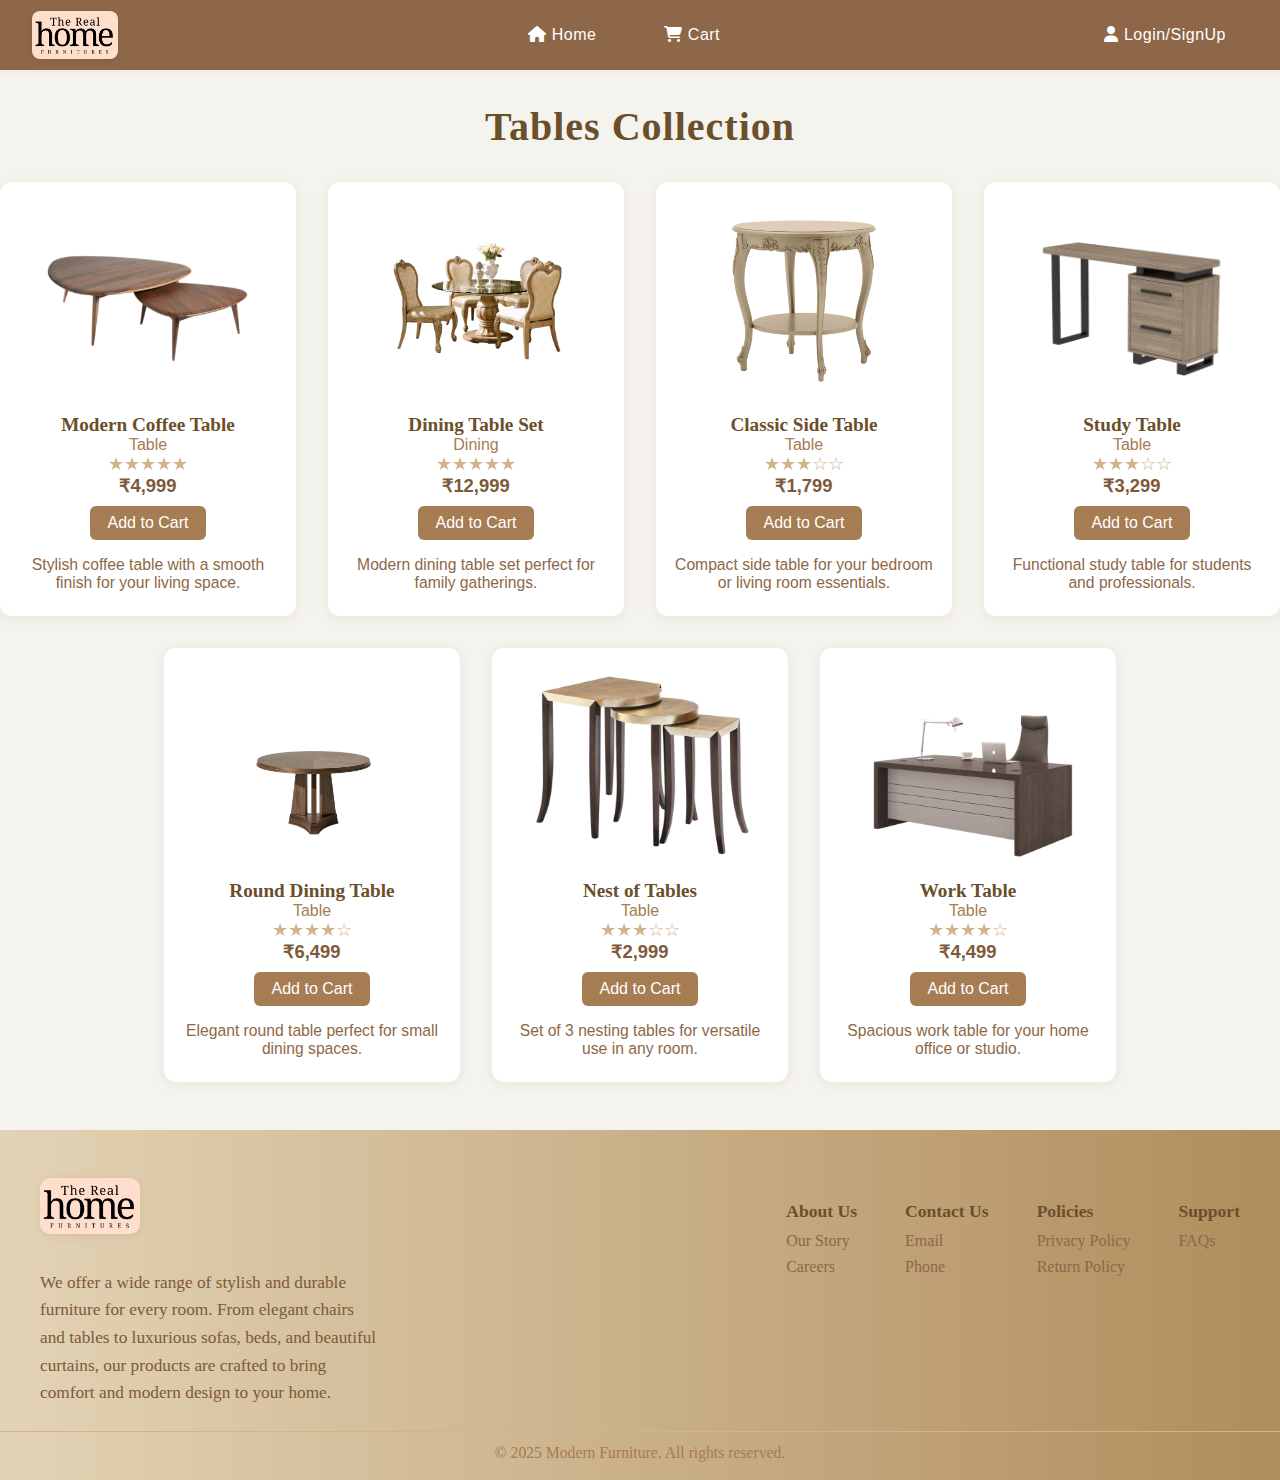
<file: assets/table.html>
<!DOCTYPE html>
<html lang="en">
<head>
    <meta charset="UTF-8">
    <title>Tables - Modern Furniture</title>
    <meta name="viewport" content="width=device-width, initial-scale=1.0">
    <link rel="stylesheet" href="https://cdnjs.cloudflare.com/ajax/libs/font-awesome/6.4.0/css/all.min.css">
    <link rel="stylesheet" href="/style.css">
</head>
<body>
    <nav class="navbar">
        <a href="index.html" class="logo">
            <img src="/img/logo.png" alt="Logo">
        </a>
        <div class="nav-links">
            <a href="/index.html"><i class="fa-solid fa-house"></i> Home</a>
            <a href="cart.html"><i class="fa-solid fa-cart-shopping"></i> Cart</a>
        </div>
        <div class="login-btn">
            <a href="#"><i class="fa-solid fa-user"></i> Login/SignUp</a>
        </div>
    </nav>

    <div class="products" id="products">
        <h2>Tables Collection</h2>
        <div class="trendy-products-cards">
            <div class="product-card">
                <img src="/img/table.png" alt="Table">
                <div class="product-title">Modern Coffee Table</div>
                <div class="product-category">Table</div>
                <div class="product-rating">★★★★★</div>
                <div class="product-price">₹4,999</div>
                <button class="add-cart-btn">Add to Cart</button>
                <p>Stylish coffee table with a smooth finish for your living space.</p>
            </div>
            <div class="product-card">
                <img src="/img/dining.png" alt="Dining Set">
                <div class="product-title">Dining Table Set</div>
                <div class="product-category">Dining</div>
                <div class="product-rating">★★★★★</div>
                <div class="product-price">₹12,999</div>
                <button class="add-cart-btn">Add to Cart</button>
                <p>Modern dining table set perfect for family gatherings.</p>
            </div>
            <div class="product-card">
                <img src="/img/side-table.png" alt="Side Table">
                <div class="product-title">Classic Side Table</div>
                <div class="product-category">Table</div>
                <div class="product-rating">★★★☆☆</div>
                <div class="product-price">₹1,799</div>
                <button class="add-cart-btn">Add to Cart</button>
                <p>Compact side table for your bedroom or living room essentials.</p>
            </div>
            <div class="product-card">
                <img src="/img/study-table.png" alt="Study Table">
                <div class="product-title">Study Table</div>
                <div class="product-category">Table</div>
                <div class="product-rating">★★★☆☆</div>
                <div class="product-price">₹3,299</div>
                <button class="add-cart-btn">Add to Cart</button>
                <p>Functional study table for students and professionals.</p>
            </div>
            <div class="product-card">
                <img src="/img/round-table.png" alt="Round Table">
                <div class="product-title">Round Dining Table</div>
                <div class="product-category">Table</div>
                <div class="product-rating">★★★★☆</div>
                <div class="product-price">₹6,499</div>
                <button class="add-cart-btn">Add to Cart</button>
                <p>Elegant round table perfect for small dining spaces.</p>
            </div>
            <div class="product-card">
                <img src="/img/nest-table.png" alt="Nest Table">
                <div class="product-title">Nest of Tables</div>
                <div class="product-category">Table</div>
                <div class="product-rating">★★★☆☆</div>
                <div class="product-price">₹2,999</div>
                <button class="add-cart-btn">Add to Cart</button>
                <p>Set of 3 nesting tables for versatile use in any room.</p>
            </div>
            <div class="product-card">
                <img src="/img/work-table.png" alt="Work Table">
                <div class="product-title">Work Table</div>
                <div class="product-category">Table</div>
                <div class="product-rating">★★★★☆</div>
                <div class="product-price">₹4,499</div>
                <button class="add-cart-btn">Add to Cart</button>
                <p>Spacious work table for your home office or studio.</p>
            </div>
        </div>
    </div>

    <footer class="site-footer">
        <div class="footer-content">
            <div class="footer-logo-desc">
                <img src="/img/logo.png" alt="Logo" class="footer-logo">
                <p class="footer-desc">
                    We offer a wide range of stylish and durable furniture for every room. From elegant chairs and tables to luxurious sofas, beds, and beautiful curtains, our products are crafted to bring comfort and modern design to your home.
                </p>
            </div>
            <div class="footer-links">
                <div>
                    <h4>About Us</h4>
                    <ul>
                        <li><a href="#">Our Story</a></li>
                        <li><a href="#">Careers</a></li>
                    </ul>
                </div>
                <div>
                    <h4>Contact Us</h4>
                    <ul>
                        <li><a href="#">Email</a></li>
                        <li><a href="#">Phone</a></li>
                    </ul>
                </div>
                <div>
                    <h4>Policies</h4>
                    <ul>
                        <li><a href="#">Privacy Policy</a></li>
                        <li><a href="#">Return Policy</a></li>
                    </ul>
                </div>
                <div>
                    <h4>Support</h4>
                    <ul>
                        <li><a href="#">FAQs</a></li>
                    </ul>
                </div>
            </div>
        </div>
        <div class="footer-bottom">
            &copy; 2025 Modern Furniture. All rights reserved.
        </div>
    </footer>
    <script src="/main.js"></script>
    <script src="cart.js"></script>
</body>
</html>
</file>
<file: style.css>
html{
    scroll-behavior: smooth;
}
body {
            margin: 0;
            padding: 0;
            font-family: 'Segoe UI', Arial, sans-serif;
            background-color: #f5f3ee;
        }

        /* Navbar */
        .navbar {
            display: flex;
            align-items: center;
            background-color: #8d6748;
            padding: 0 32px;
            height: 70px;
            box-shadow: 0 2px 8px rgba(141, 103, 72, 0.08);
        }
        .navbar .logo {
            display: flex;
            align-items: center;
            margin-right: 48px;
            text-decoration: none;
        }
        .navbar .logo img {
            height: 48px;
            border-radius: 8px;
            box-shadow: 0 2px 6px rgba(0,0,0,0.07);
        }
        .navbar .nav-links {
            display: flex;
            gap: 28px;
            flex: 1;
            justify-content: center;
            align-items: center;
            position: relative;
        }

        .navbar .nav-links a {
            color: #fff;
            text-decoration: none;
            padding: 10px 20px;
            border-radius: 6px;
            font-weight: 500;
            letter-spacing: 0.5px;
            transition: background 0.2s, color 0.2s;
        }


        .navbar .nav-links a:hover {
            background-color: #d2b48c;
            color: #8d6748;
        }
        .navbar .login-btn {
            margin-left: auto;
        }
        .navbar .login-btn a {
            color: #fff;
            text-decoration: none;
            padding: 10px 22px;
            border-radius: 6px;
            font-weight: 500;
            letter-spacing: 0.5px;
            transition: background 0.2s, color 0.2s;
        }
        .navbar .login-btn a:hover {
            background-color: #d2b48c;
            color: #8d6748;
        }

        /* Home Page Content (Banner) */
        .content {
            background-image: url(./img/banner2.jpg);
            width: 100%;
            height: 90vh;
            background-size: cover;
            background-position: 70%;
            display: flex;
            flex-direction: column;
            justify-content: center;
            align-items: flex-end;

        }

        .content h1 {
            color: #6b4f2a; /* Rich wood brown */
            font-size: 3.2rem;
            font-weight: 700;
            margin-top: 0;
            margin-bottom: 18px;
            margin-right: 80px;
            line-height: 1.15;
            letter-spacing: 1px;
            font-family: 'Georgia', 'Times New Roman', serif; /* Elegant, classic font */
            
        }

        .content p {
            color: #7c5a3a; /* Medium wood brown */
            font-size: 1.25rem;
            font-family: 'Georgia', 'Times New Roman', serif;
            margin-bottom: 28px;
            margin-right: 35px;
            max-width: 520px;
            line-height: 1.6;
        }

        #btn1 button{
        width: 150px;
        height: 32px;
        margin-right: 130px;
        background: transparent;
        border: 1px solid black;
        letter-spacing: 3px;
        font-weight: bold;
        transition: 0.5s ease;
        cursor: pointer;
      }
      #btn1 button:hover{
            background-color: #d2b48c;
            color: white;
      }


      /* Dropdown */
.dropdown-content {
    display: none;
    position: absolute;
    top: 100%;
    left: 0;
    background-color: #f5f3ee;
    min-width: 160px;
    box-shadow: 0 4px 12px rgba(141, 103, 72, 0.12);
    border-radius: 8px;
    z-index: 10;
    padding: 8px 0;
}
.dropdown-content.show {
    display: block;
}
.dropdown {
    position: relative;
    display: inline-block;
}

#category-dropdown a {
    color: black;
}

#category-dropdown a:hover {
    background-color: #d2b48c;
    color: #8d6748;
}
.dropdown-content a {
    padding: 12px 16px;
    text-decoration: none;
    display: block;
     color: black;
}
.dropdown-content a:hover {
    background-color: #d2b48c;
    color: #8d6748;
}


/* Products Section */
.products{
    display: flex;
    flex-direction: column;
    align-items: center;
    justify-content: center;
}

.products h2{
font-size: 2.5rem;
color: #6b4f2a;
    font-family: 'Georgia', serif;
    font-weight: 700;
    letter-spacing: 1px;
    margin-bottom: 32px;
    text-align: center;
}

.trendy-products {
    padding: 48px 0;
    background: #f5f3ee;
    display: flex;
    flex-direction: column;
    align-items: center;
}

.trendy-products h2 {
    font-size: 2.3rem;
    color: #6b4f2a;
    margin-bottom: 32px;
    font-family: 'Georgia', serif;
}

.trendy-products-cards {
    display: flex;
    gap: 32px;
    flex-wrap: wrap;
    justify-content: center;
}

.product-card {
    background: #fff;
    border-radius: 12px;
    box-shadow: 0 2px 12px rgba(141, 103, 72, 0.10);
    width: 260px;
    padding: 24px 18px;
    display: flex;
    flex-direction: column;
    align-items: center;
    transition: box-shadow 0.2s;
}

.product-card:hover {
    box-shadow: 0 6px 24px rgba(141, 103, 72, 0.18);
}

.product-card img {
    width: 100%;
    height: 190px;
    object-fit: contain;
    border-radius: 8px;
    margin-bottom: 10px;
}

.product-card .product-title {
    font-size: 1.2rem;
    font-weight: 600;
    color: #6b4f2a;
    margin-top: 8px;
    text-align: center;
    font-family: 'Georgia', serif;
}

.product-card .product-category {
    font-size: 1rem;
    color: #a67c52;
    /* margin-bottom: 6px; */
}

.product-card .product-rating {
    color: #d2b48c;
    /* margin-bottom: 8px; */
    font-size: 1.1rem;
}

.product-card .product-price {
    font-size: 1.15rem;
    color: #7c5a3a;
    font-weight: 700;
    /* margin-bottom: 10px; */
}

.product-card p {
    font-size: 0.98rem;
    color: #8d6748;
    text-align: center;
    margin-bottom: 0;
}

.add-cart-btn {
    margin-top: 9px;
    padding: 8px 18px;
    background-color: #a67c52;
    color: #fff;
    border: none;
    border-radius: 6px;
    font-size: 1rem;
    font-family: 'Segoe UI', Arial, sans-serif;
    cursor: pointer;
    transition: background 0.2s;
}
.add-cart-btn:hover {
    background-color: #6b4f2a;
}


/* Cart Specific Styles */
#cart-items {
    display: flex;
    flex-wrap: wrap;
    gap: 24px;
    justify-content: center;
}

.cart-product-card {
    display: flex;
    flex-direction: row;
    align-items: center;
    background: #fff;
    border-radius: 8px;
    box-shadow: 0 2px 8px rgba(141, 103, 72, 0.10);
    padding: 18px 24px;
    min-width: 220px;
    max-width: 320px;
    margin-bottom: 0;
    gap: 18px;
}

.cart-img {
    height: 80px;
    width: auto;
    border-radius: 6px;
    margin-right: 16px;
    background: #f5f3ee;
    object-fit: contain;
}

.cart-product-card .cart-title {
    font-size: 1.1rem;
    color: #6b4f2a;
    font-weight: 600;
    margin-right: 18px;
}

.cart-product-card .cart-price {
    font-size: 1.08rem;
    color: #a67c52;
    font-weight: 500;
}

/*footer*/
.site-footer {
    background: linear-gradient(90deg, #e3d3b5 0%, #b08d5c 100%);
    color: #6b4f2a;
    padding: 48px 0 18px 0;
    font-family: 'Georgia', serif;
    margin-top: 48px;
}

.footer-content {
    display: flex;
    flex-wrap: wrap;
    justify-content: space-between;
    max-width: 1200px;
    margin: 0 auto 24px auto;
    align-items: flex-start;
    gap: 32px;
}

.footer-logo-desc {
    flex: 1 1 280px;
    display: flex;
    flex-direction: column;
    align-items: flex-start;
}

.footer-logo {
    height: 56px;
    border-radius: 10px;
    margin-bottom: 18px;
    box-shadow: 0 2px 8px rgba(107, 79, 42, 0.10);
}

.footer-desc {
    font-size: 1.08rem;
    color: #7c5a3a;
    margin-bottom: 0;
    max-width: 340px;
    line-height: 1.6;
}

.footer-links {
    display: flex;
    gap: 48px;
    flex: 2 1 480px;
    justify-content: flex-end;
}

.footer-links h4 {
    font-size: 1.1rem;
    margin-bottom: 10px;
    color: #6b4f2a;
    font-weight: 700;
}

.footer-links ul {
    list-style: none;
    padding: 0;
    margin: 0;
}

.footer-links ul li {
    margin-bottom: 8px;
}

.footer-links ul li a {
    color: #8d6748;
    text-decoration: none;
    font-size: 1rem;
    transition: color 0.2s;
}

.footer-links ul li a:hover {
    color: #a67c52;
    text-decoration: underline;
}

.footer-bottom {
    text-align: center;
    color: #a67c52;
    font-size: 0.98rem;
    border-top: 1px solid #d2b48c;
    padding-top: 12px;
    margin-top: 18px;
}

/*quantity*/

.quantity-controls {
    display: flex;
    align-items: center;
    margin: 8px 0;
}

.quantity-controls button {
    background-color: #d2b48c;
    color: #fff;
    border: none;
    border-radius: 4px;
    padding: 4px 10px;
    cursor: pointer;
    font-size: 1em;
    margin: 0 5px;
}

.quantity-controls button:hover {
    background-color: #a67c52;
}

.quantity-display {
    font-weight: bold;
    font-size: 1.1em;
    min-width: 20px;
    text-align: center;
}

.remove-from-cart-btn {
    background-color: #cc5c5c; /* Reddish tone for remove */
    color: #fff;
    border: none;
    border-radius: 6px;
    padding: 6px 12px;
    margin-top: 10px;
    cursor: pointer;
    font-size: 0.9em;
    transition: background 0.2s;
}

.remove-from-cart-btn:hover {
    background-color: #a04040;
}

.cart-content {
    padding: 30px;
    max-width: 960px;
    margin: 20px auto;
    background-color: #fff;
    border-radius: 12px;
    box-shadow: 0 4px 15px rgba(0,0,0,0.08);
}

.cart-content h2 {
    text-align: center;
    color: #6b4f2a;
    margin-bottom: 30px;
}

/* --- Media Queries for Responsiveness --- */

@media (max-width: 767px) {
    .navbar {
        flex-direction: column;
        height: auto;
        padding: 15px 10px;
        align-items: flex-start;
    }

    .navbar .logo {
        margin-right: 0;
        margin-bottom: 10px;
        width: 100%; /* Make logo take full width */
        justify-content: center; /* Center the logo */
    }

    .navbar .nav-links {
        flex-direction: column;
        width: 100%;
        gap: 0;
        align-items: center;
    }

    .navbar .nav-links a,
    .navbar .login-btn a {
        padding: 10px 15px;
        width: 100%;
        text-align: center;
    }

    .navbar .login-btn {
        margin-left: 0;
        width: 100%;
        margin-top: 10px;
    }

    .dropdown {
        width: 100%;
        text-align: center;
    }

    .dropdown-content {
        position: static; /* Make dropdown content flow with document */
        width: 100%;
        box-shadow: none;
        border-radius: 0;
        background-color: #f5f3ee;
        padding: 0;
    }

    #category-dropdown a {
        padding: 10px;
        color: #8d6748; /* Adjust color for better visibility on mobile dropdown */
    }
    #category-dropdown a:hover {
        background-color: #d2b48c;
        color: #fff;
    }


    .content {
        align-items: center; /* Center align text on small screens */
        text-align: center;
        padding: 20px;
        height: 70vh; /* Adjust height for mobile banner */
        background-position: center; /* Center background image */
    }

    .content h1 {
        font-size: 2.2rem;
        margin-right: 0;
        max-width: 90%; /* Constrain width */
    }

    .content p {
        font-size: 1rem;
        margin-right: 0;
        max-width: 90%; /* Constrain width */
    }

    #btn1 button {
        margin-right: 0;
    }

    .products h2 {
        font-size: 2rem;
    }

    .trendy-products-cards {
        gap: 20px; /* Reduce gap between cards */
    }

    .product-card {
        width: 90%; /* Make product cards take more width */
        max-width: 300px; /* Max width for consistency */
    }

    .cart-content {
        padding: 15px;
        margin: 10px auto;
    }

    .cart-product-card {
        flex-direction: column; /* Stack image and details on mobile */
        align-items: center;
        text-align: center;
        gap: 10px;
        width: 100%;
        max-width: unset; /* Remove max-width constraint */
    }

    .cart-product-card img {
        margin-right: 0;
        margin-bottom: 10px;
    }

    .footer-content {
        flex-direction: column;
        align-items: center;
        text-align: center;
        gap: 20px;
        padding: 0 15px;
    }

    .footer-links {
        flex-direction: column;
        gap: 20px;
        width: 100%;
        align-items: center;
    }
    .footer-links div {
        width: 100%; /* Ensure each footer link column takes full width */
    }

    .footer-logo-desc {
        align-items: center;
    }

    .footer-desc {
        max-width: 90%;
    }
}

/* Medium Devices (e.g., Tablets - 768px to 1024px) */
@media (min-width: 768px) and (max-width: 1024px) {
    .navbar {
        padding: 0 20px;
    }

    .navbar .logo {
        margin-right: 20px;
    }

    .navbar .nav-links {
        gap: 15px;
    }

    .content h1 {
        font-size: 2.8rem;
        margin-right: 50px;
    }

    .content p {
        font-size: 1.1rem;
        margin-right: 25px;
        max-width: 450px;
    }

    #btn1 button {
        margin-right: 100px;
    }

    .products h2 {
        font-size: 2.3rem;
    }

    .trendy-products-cards {
        gap: 25px;
    }

    .product-card {
        width: 240px;
        padding: 20px 15px;
    }

    .footer-content {
        padding: 0 20px;
    }

    .footer-links {
        gap: 30px;
    }
}
</file>
